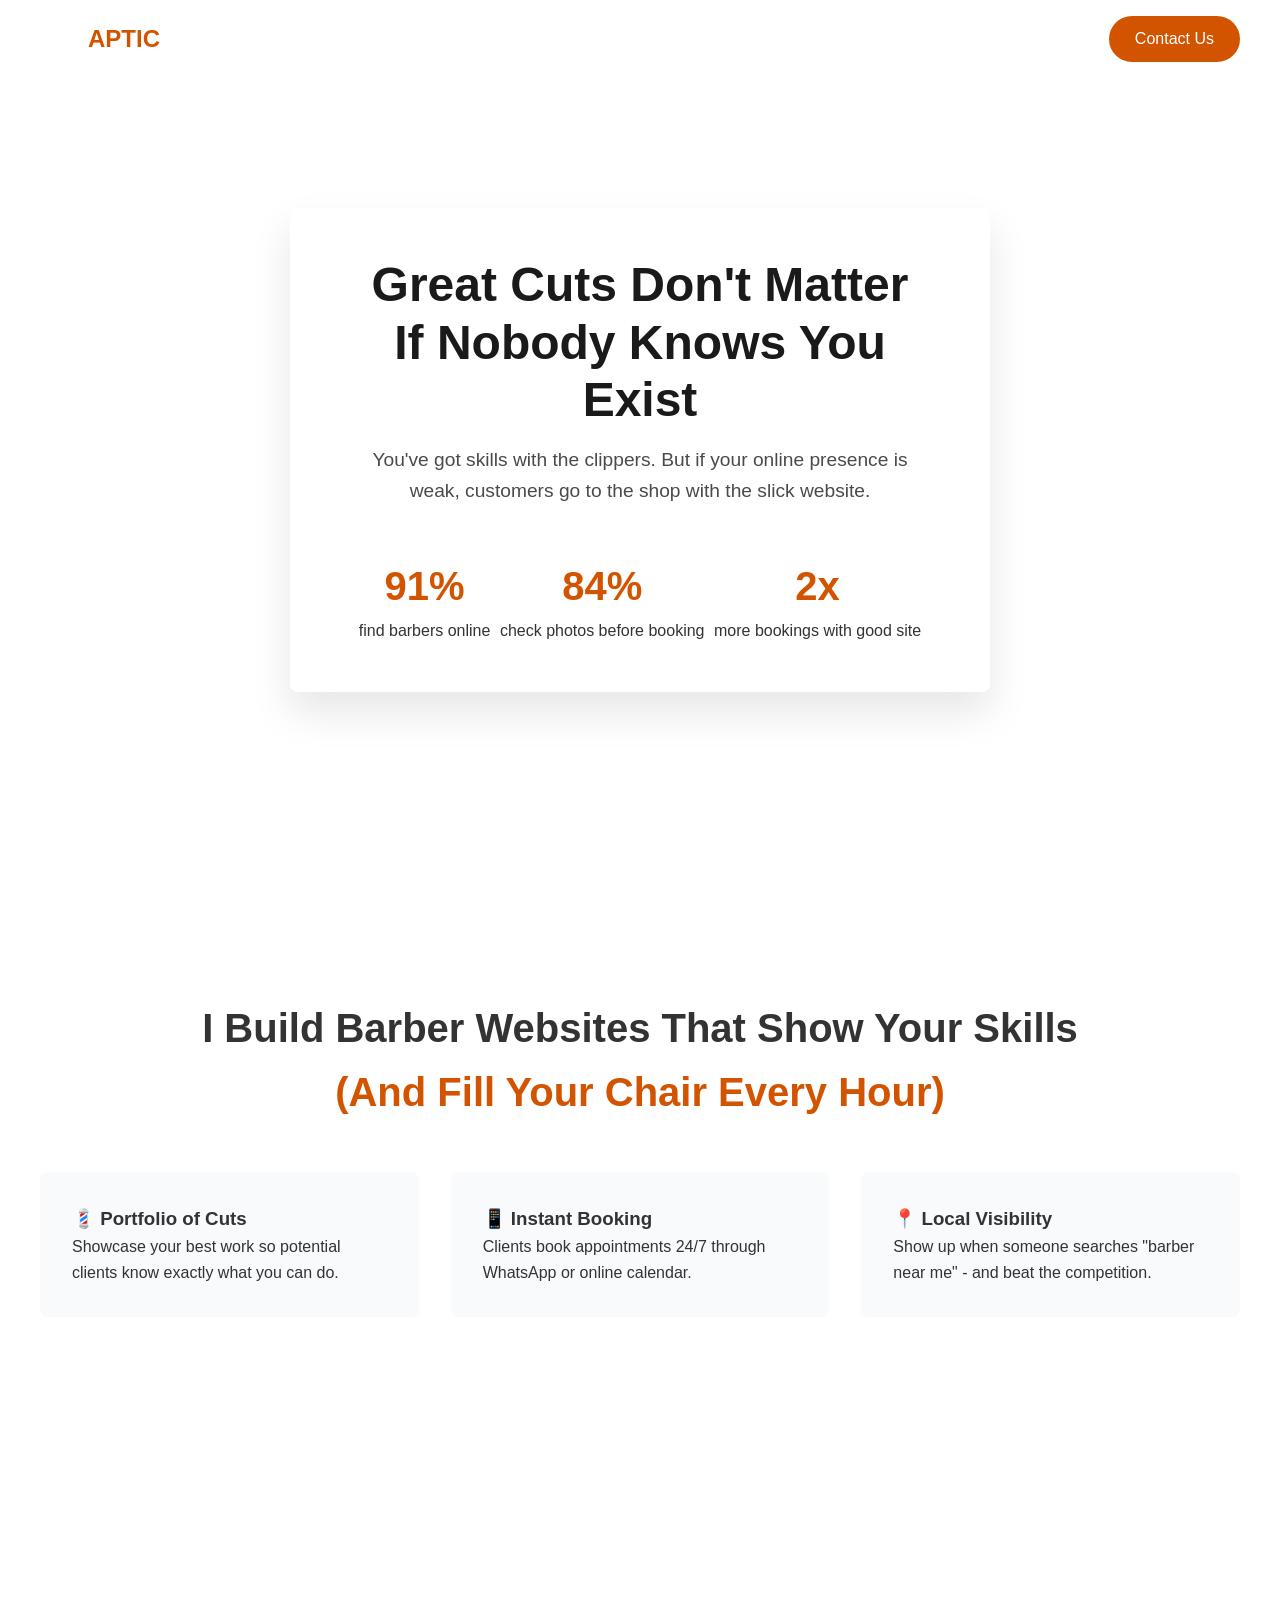
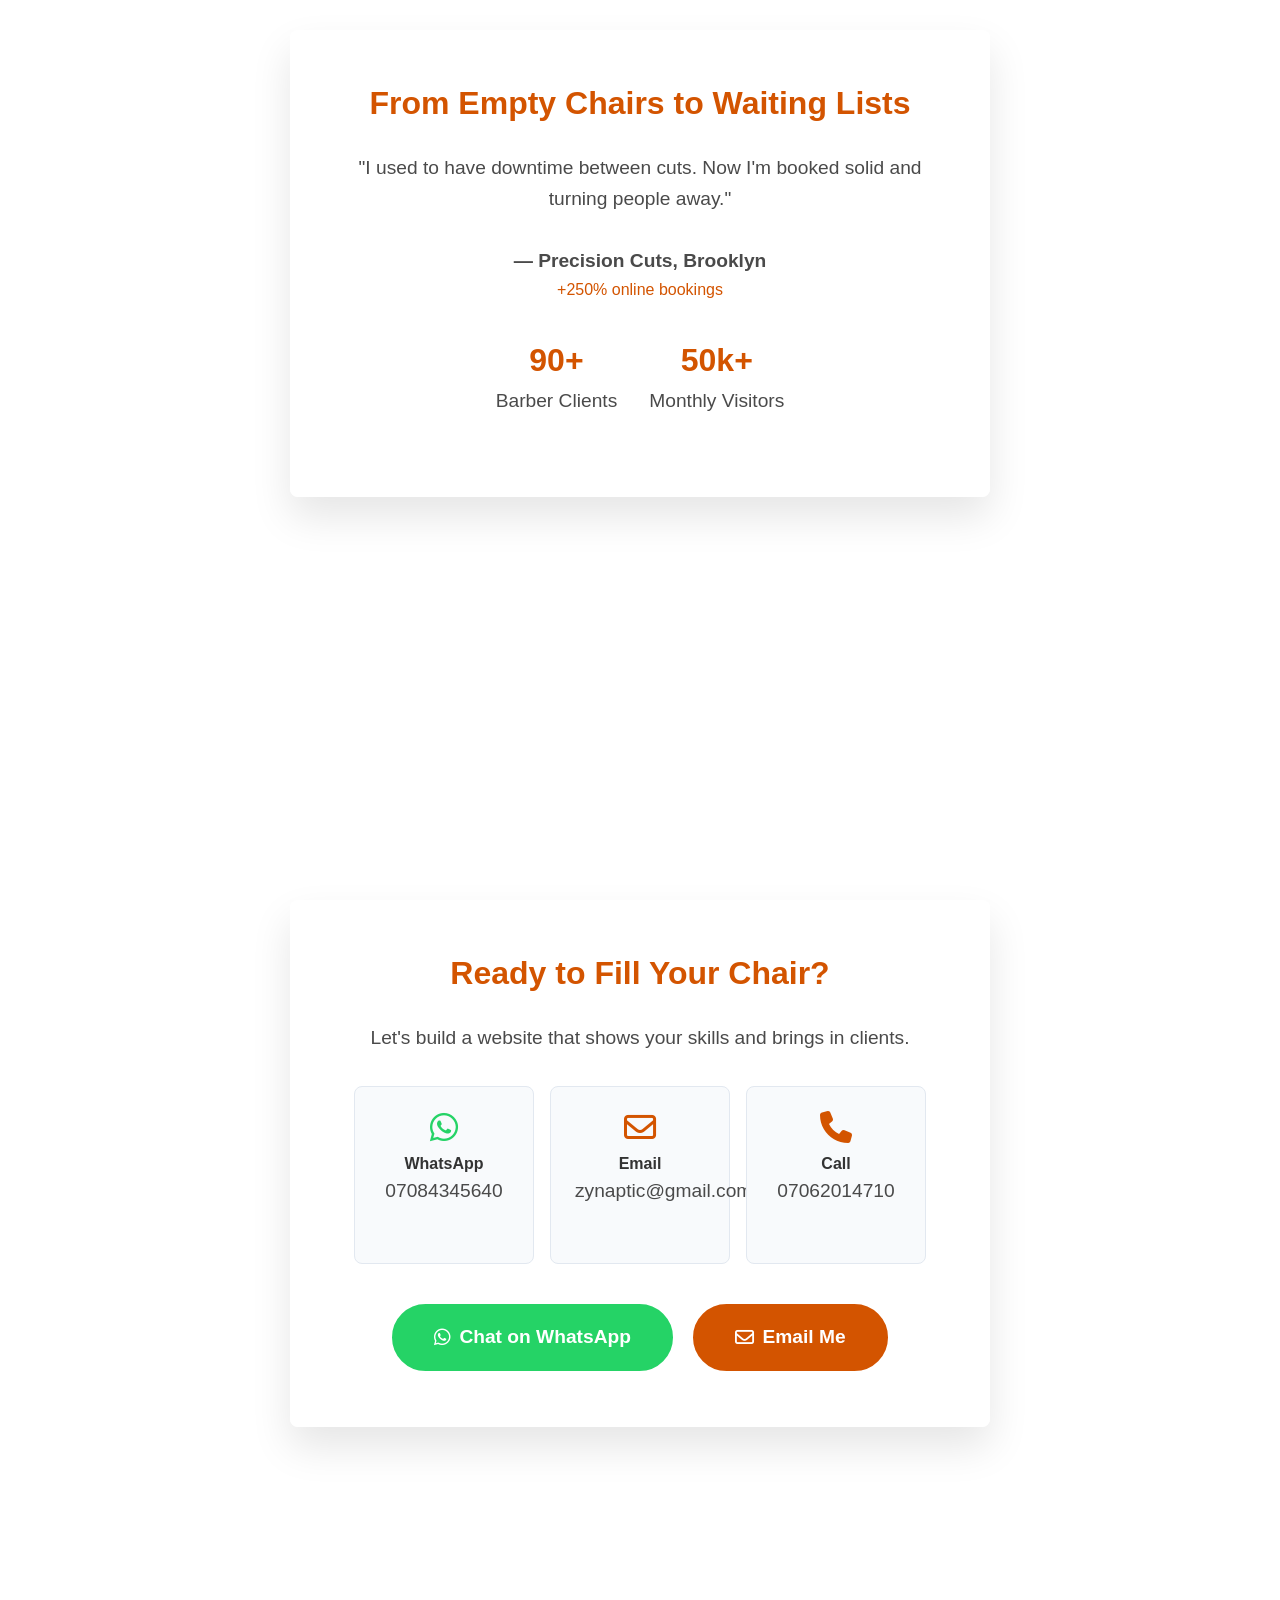
<file: demos/barber/index.html>
<!DOCTYPE html>
<html lang="en">

<head>
    <meta charset="UTF-8">
    <meta name="viewport" content="width=device-width, initial-scale=1.0">
    <title>Zynaptic Barbers | Websites That Fill Chairs</title>
    <link rel="stylesheet" href="https://cdnjs.cloudflare.com/ajax/libs/font-awesome/6.5.1/css/all.min.css">
    <style>
        * {
            margin: 0;
            padding: 0;
            box-sizing: border-box;
        }

        body {
            font-family: 'Inter', -apple-system, sans-serif;
            line-height: 1.6;
            color: #333;
        }

        .navbar {
            position: fixed;
            top: 0;
            left: 0;
            width: 100%;
            z-index: 1000;
            padding: 1rem 2rem;
            transition: all 0.3s ease;
            background: transparent;
        }

        .navbar.scrolled {
            background: rgba(255, 255, 255, 0.95);
            backdrop-filter: blur(10px);
            box-shadow: 0 2px 20px rgba(0, 0, 0, 0.1);
        }

        .nav-container {
            max-width: 1200px;
            margin: 0 auto;
            display: flex;
            justify-content: space-between;
            align-items: center;
        }

        .logo {
            font-size: 1.5rem;
            font-weight: 700;
            color: white;
            text-decoration: none;
        }

        .navbar.scrolled .logo {
            color: #1a1a1a;
        }

        .logo span {
            color: #d35400;
        }

        .nav-links {
            display: flex;
            gap: 2rem;
            align-items: center;
        }

        .nav-links a {
            color: white;
            text-decoration: none;
            font-weight: 500;
        }

        .navbar.scrolled .nav-links a {
            color: #333;
        }

        .nav-links a:hover {
            color: #d35400;
        }

        .nav-contact {
            background: #d35400;
            color: white !important;
            padding: 0.5rem 1.5rem;
            border-radius: 50px;
            border: 2px solid #d35400;
        }

        .nav-contact:hover {
            background: transparent;
            color: #d35400 !important;
        }

        .parallax {
            position: relative;
            background-attachment: fixed;
            background-position: center;
            background-repeat: no-repeat;
            background-size: cover;
            min-height: 100vh;
            display: flex;
            align-items: center;
            justify-content: center;
        }

        .parallax-1 {
            background-image: url('https://images.unsplash.com/photo-1503951914875-452162b0f3f1?ixlib=rb-1.2.1&auto=format&fit=crop&w=1950&q=80');
        }

        .parallax-2 {
            background-image: url('https://images.unsplash.com/photo-1599351431202-1e0f713789cf?ixlib=rb-1.2.1&auto=format&fit=crop&w=1950&q=80');
        }

        .parallax-3 {
            background-image: url('https://images.unsplash.com/photo-1585747860715-2ba37e788b70?ixlib=rb-1.2.1&auto=format&fit=crop&w=1950&q=80');
        }

        .content {
            background-color: rgba(255, 255, 255, 0.95);
            padding: 3rem 4rem;
            max-width: 700px;
            border-radius: 8px;
            box-shadow: 0 20px 40px rgba(0, 0, 0, 0.1);
            text-align: center;
            margin: 2rem;
        }

        .content h1 {
            font-size: 3rem;
            margin-bottom: 1rem;
            color: #1a1a1a;
            line-height: 1.2;
        }

        .content h2 {
            font-size: 2rem;
            margin-bottom: 1.5rem;
            color: #d35400;
        }

        .content p {
            font-size: 1.2rem;
            margin-bottom: 2rem;
            color: #4a4a4a;
        }

        .cta-button {
            display: inline-flex;
            align-items: center;
            gap: 0.5rem;
            background-color: #d35400;
            color: white;
            padding: 1rem 2.5rem;
            font-size: 1.2rem;
            font-weight: 600;
            text-decoration: none;
            border-radius: 50px;
            transition: all 0.3s ease;
            border: 2px solid #d35400;
            margin: 0.5rem;
        }

        .cta-button:hover {
            background-color: white;
            color: #d35400;
            transform: translateY(-2px);
            box-shadow: 0 10px 20px rgba(211, 84, 0, 0.2);
        }

        .cta-button.whatsapp {
            background-color: #25D366;
            border-color: #25D366;
        }

        .cta-button.whatsapp:hover {
            background-color: white;
            color: #25D366;
        }

        .contact-options {
            display: flex;
            flex-wrap: wrap;
            justify-content: center;
            gap: 1rem;
            margin: 2rem 0;
        }

        .contact-card {
            background: #f8fafc;
            padding: 1.5rem;
            border-radius: 8px;
            text-align: center;
            flex: 1;
            min-width: 150px;
            text-decoration: none;
            color: inherit;
            transition: all 0.3s ease;
            border: 1px solid #e2e8f0;
        }

        .contact-card:hover {
            transform: translateY(-5px);
            box-shadow: 0 10px 30px rgba(0, 0, 0, 0.1);
            border-color: #d35400;
        }

        .contact-card i {
            font-size: 2rem;
            color: #d35400;
            margin-bottom: 0.5rem;
        }

        .stats {
            display: flex;
            justify-content: space-around;
            margin-top: 3rem;
            flex-wrap: wrap;
        }

        .stat-number {
            font-size: 2.5rem;
            font-weight: 700;
            color: #d35400;
            display: block;
        }

        .section {
            padding: 6rem 2rem;
            background-color: white;
        }

        .section-container {
            max-width: 1200px;
            margin: 0 auto;
        }

        .benefits-grid {
            display: grid;
            grid-template-columns: repeat(auto-fit, minmax(300px, 1fr));
            gap: 2rem;
            margin-top: 3rem;
        }

        .benefit-card {
            padding: 2rem;
            background-color: #f8fafc;
            border-radius: 8px;
            transition: transform 0.3s ease;
        }

        .benefit-card:hover {
            transform: translateY(-5px);
            box-shadow: 0 10px 30px rgba(0, 0, 0, 0.1);
        }

        .fade-in {
            opacity: 0;
            transform: translateY(20px);
            transition: opacity 0.6s ease, transform 0.6s ease;
        }

        .fade-in.visible {
            opacity: 1;
            transform: translateY(0);
        }

        @media (max-width: 768px) {
            .navbar {
                padding: 1rem;
            }
            .nav-links {
                display: none;
            }
            .parallax {
                background-attachment: scroll;
            }
            .content {
                padding: 2rem;
            }
        }
    </style>
</head>

<body>
    <nav class="navbar" id="navbar">
        <div class="nav-container">
            <a href="#" class="logo">ZYN<span>APTIC</span></a>
            <div class="nav-links">
                <a href="#problem">Problem</a>
                <a href="#solution">Solution</a>
                <a href="#results">Results</a>
                <a href="#contact" class="nav-contact">Contact Us</a>
            </div>
        </div>
    </nav>

    <!-- SECTION 1: PROBLEM -->
    <div id="problem" class="parallax parallax-1">
        <div class="content fade-in">
            <h1>Great Cuts Don't Matter If Nobody Knows You Exist</h1>
            <p>You've got skills with the clippers. But if your online presence is weak, customers go to the shop with the slick website.</p>
            <div class="stats">
                <div class="stat-item">
                    <span class="stat-number">91%</span>
                    <span class="stat-label">find barbers online</span>
                </div>
                <div class="stat-item">
                    <span class="stat-number">84%</span>
                    <span class="stat-label">check photos before booking</span>
                </div>
                <div class="stat-item">
                    <span class="stat-number">2x</span>
                    <span class="stat-label">more bookings with good site</span>
                </div>
            </div>
        </div>
    </div>

    <!-- SECTION 2: SOLUTION -->
    <div id="solution" class="section">
        <div class="section-container">
            <h2 class="fade-in" style="font-size: 2.5rem; text-align: center; margin-bottom: 2rem;">I Build Barber Websites That Show Your Skills<br><span style="color: #d35400;">(And Fill Your Chair Every Hour)</span></h2>

            <div class="benefits-grid">
                <div class="benefit-card fade-in">
                    <h3>💈 Portfolio of Cuts</h3>
                    <p>Showcase your best work so potential clients know exactly what you can do.</p>
                </div>
                <div class="benefit-card fade-in">
                    <h3>📱 Instant Booking</h3>
                    <p>Clients book appointments 24/7 through WhatsApp or online calendar.</p>
                </div>
                <div class="benefit-card fade-in">
                    <h3>📍 Local Visibility</h3>
                    <p>Show up when someone searches "barber near me" - and beat the competition.</p>
                </div>
            </div>
        </div>
    </div>

    <!-- SECTION 3: SOCIAL PROOF -->
    <div id="results" class="parallax parallax-2">
        <div class="content fade-in">
            <h2>From Empty Chairs to Waiting Lists</h2>
            <p>"I used to have downtime between cuts. Now I'm booked solid and turning people away."</p>
            <p style="font-weight: 600; margin-bottom: 0;">— Precision Cuts, Brooklyn</p>
            <p style="color: #d35400; font-size: 1rem;">+250% online bookings</p>

            <div style="display: flex; justify-content: center; gap: 2rem; margin-top: 2rem;">
                <div>
                    <span style="font-size: 2rem; font-weight: 700; color: #d35400;">90+</span>
                    <p>Barber Clients</p>
                </div>
                <div>
                    <span style="font-size: 2rem; font-weight: 700; color: #d35400;">50k+</span>
                    <p>Monthly Visitors</p>
                </div>
            </div>
        </div>
    </div>

    <!-- SECTION 4: CONTACT -->
    <div id="contact" class="parallax parallax-3">
        <div class="content fade-in">
            <h2>Ready to Fill Your Chair?</h2>
            <p>Let's build a website that shows your skills and brings in clients.</p>
            
            <div class="contact-options">
                <a href="https://wa.me/2347084345640" class="contact-card" target="_blank">
                    <i class="fab fa-whatsapp" style="color: #25D366;"></i>
                    <h4>WhatsApp</h4>
                    <p>07084345640</p>
                </a>
                <a href="mailto:zynaptic@gmail.com" class="contact-card">
                    <i class="far fa-envelope"></i>
                    <h4>Email</h4>
                    <p>zynaptic@gmail.com</p>
                </a>
                <a href="tel:+2347062014710" class="contact-card">
                    <i class="fas fa-phone"></i>
                    <h4>Call</h4>
                    <p>07062014710</p>
                </a>
            </div>

            <div style="margin-top: 2rem;">
                <a href="https://wa.me/2347084345640" class="cta-button whatsapp" target="_blank">
                    <i class="fab fa-whatsapp"></i> Chat on WhatsApp
                </a>
                <a href="mailto:zynaptic@gmail.com" class="cta-button">
                    <i class="far fa-envelope"></i> Email Me
                </a>
            </div>
        </div>
    </div>

    <script>
        const navbar = document.getElementById('navbar');
        window.addEventListener('scroll', () => {
            navbar.classList.toggle('scrolled', window.scrollY > 100);
        });

        function checkFade() {
            document.querySelectorAll('.fade-in').forEach(fader => {
                const rect = fader.getBoundingClientRect();
                if (rect.top < window.innerHeight - 100 && rect.bottom > 0) {
                    fader.classList.add('visible');
                }
            });
        }

        window.addEventListener('load', checkFade);
        window.addEventListener('scroll', checkFade);
    </script>
</body>

</html>
</file>
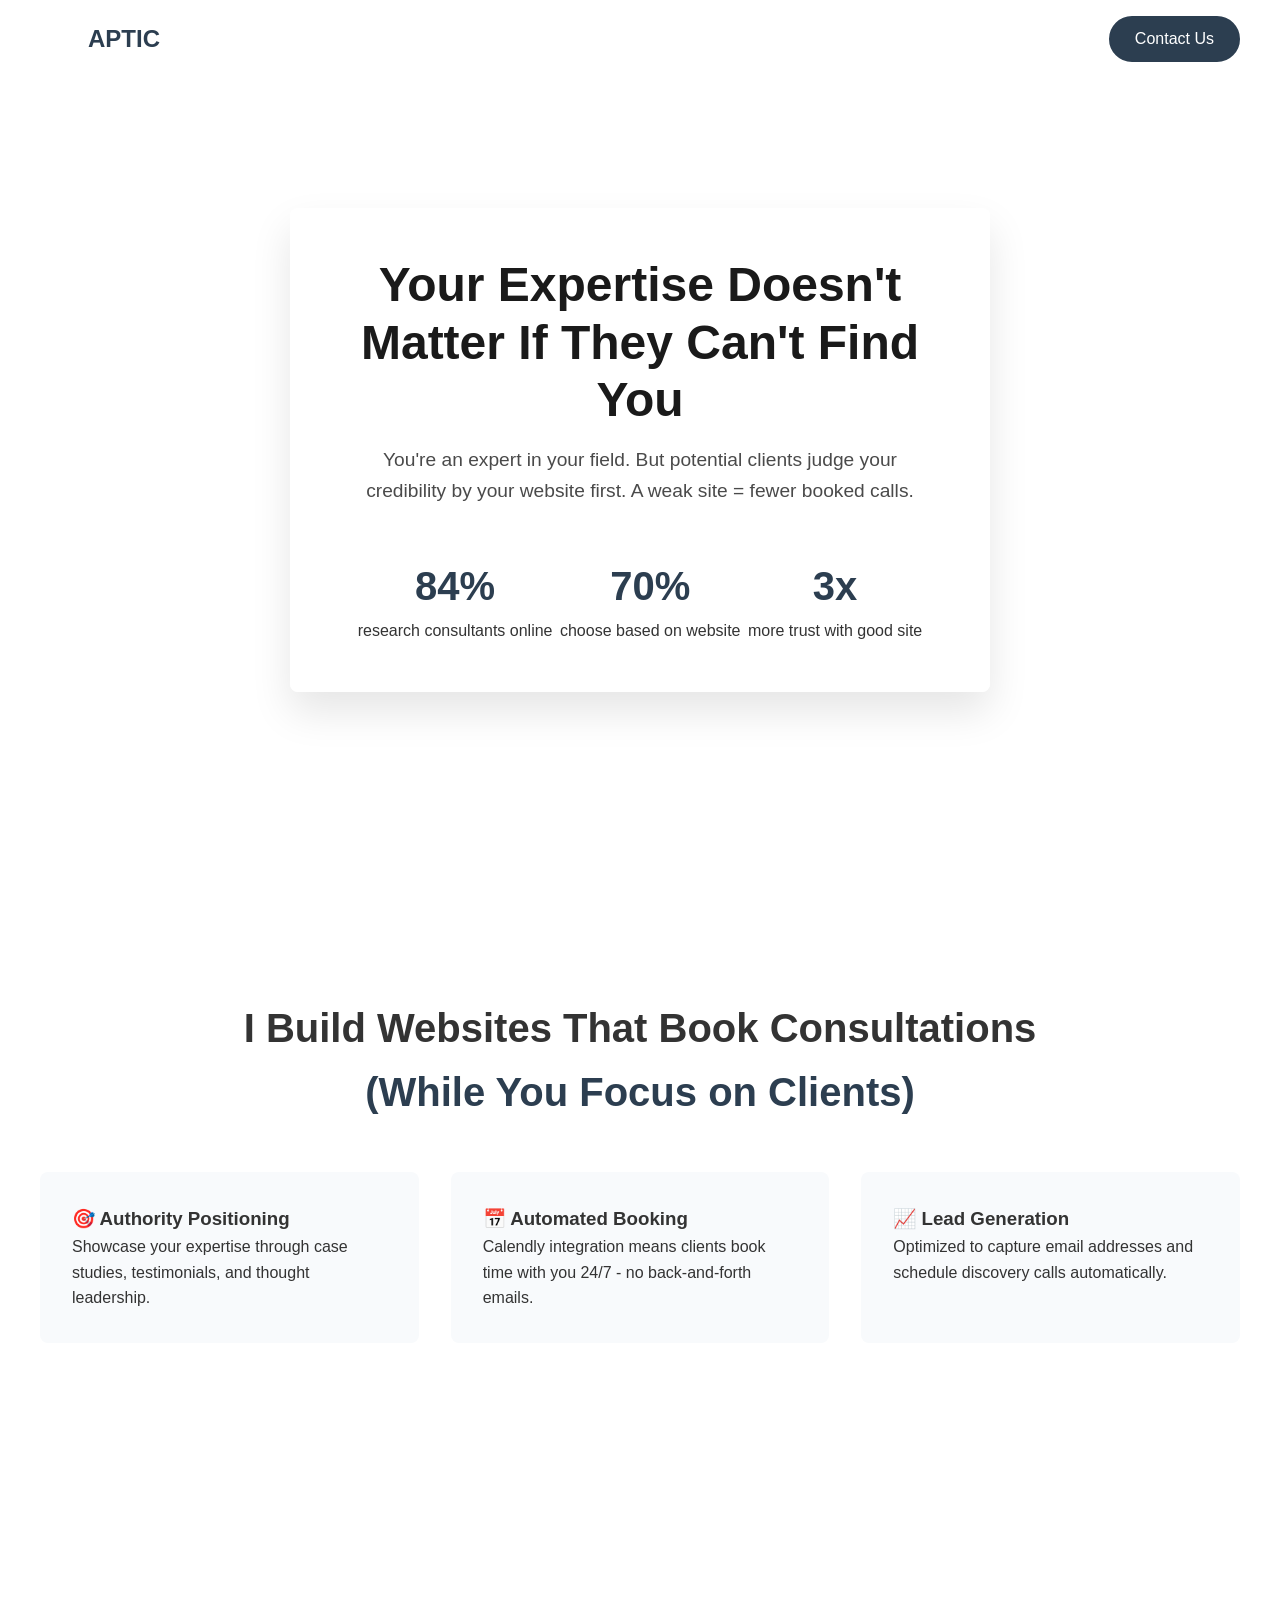
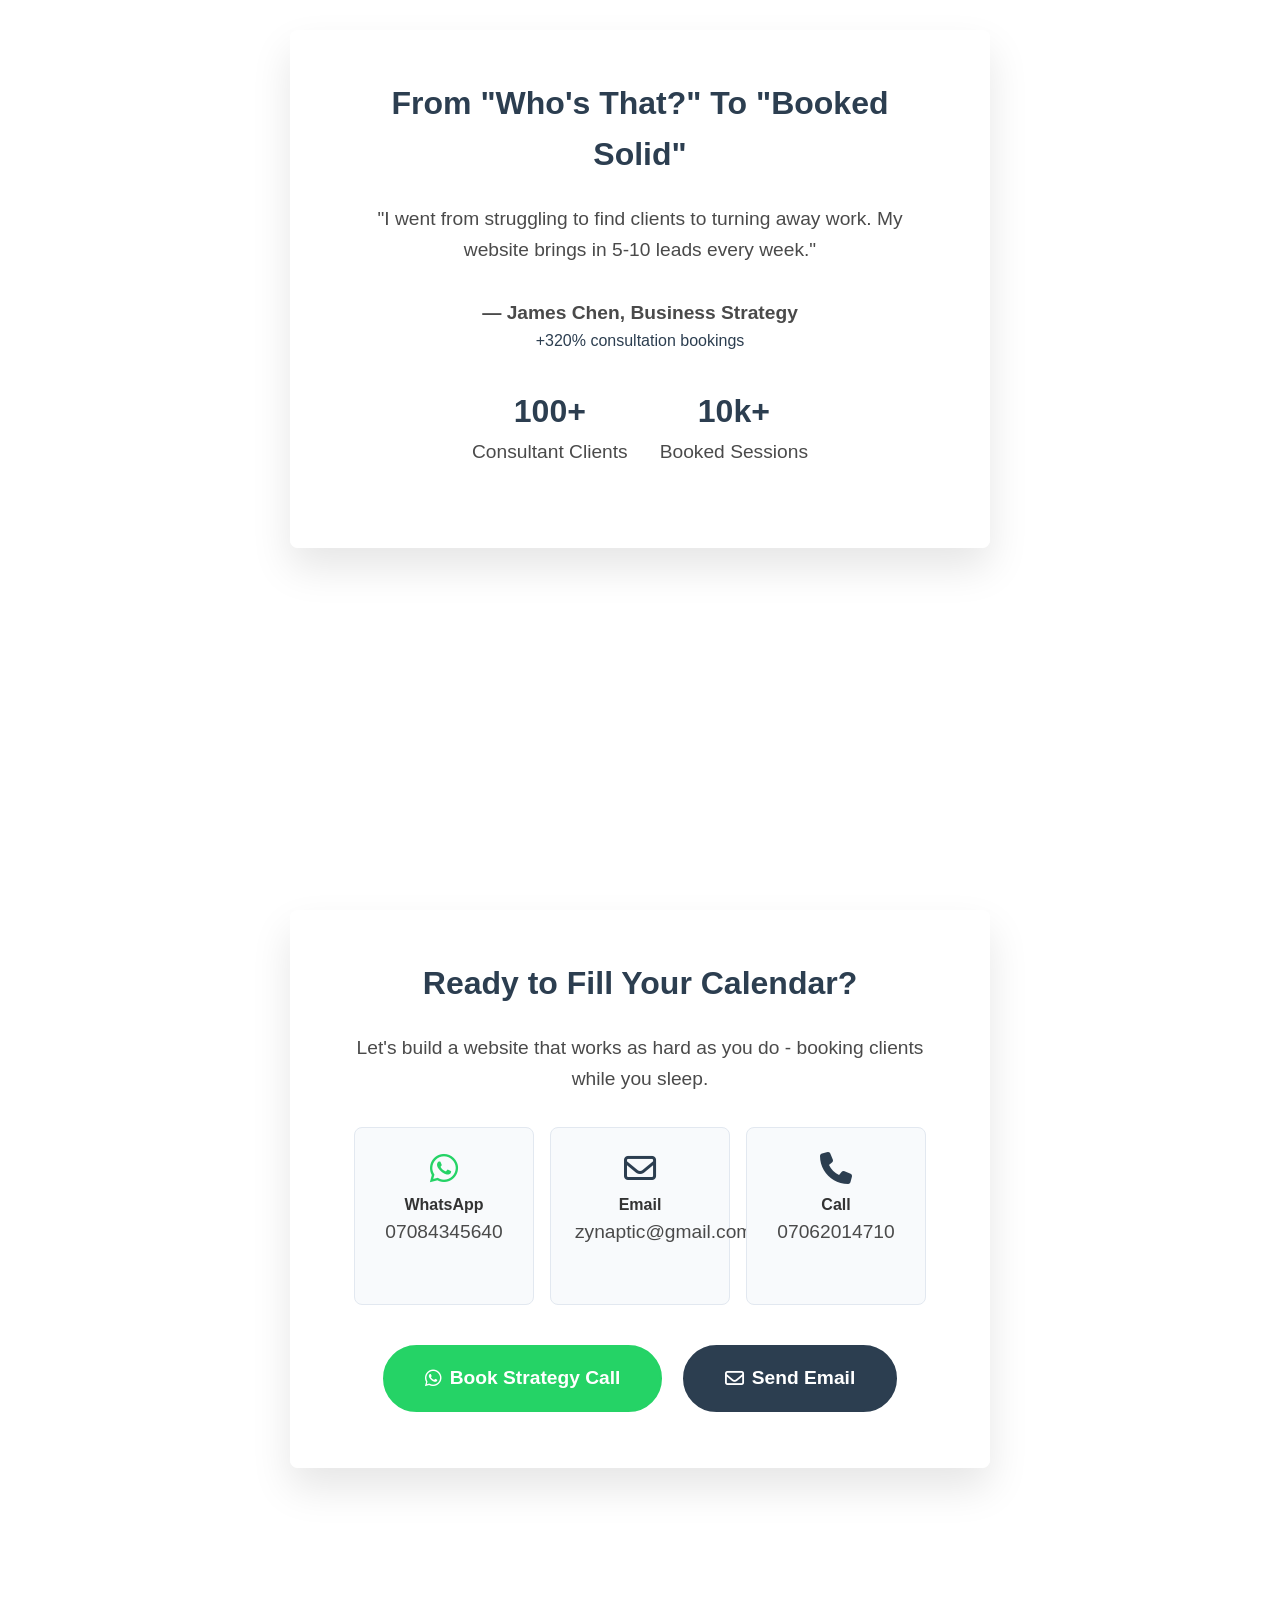
<file: demos/consultant/index.html>
<!DOCTYPE html>
<html lang="en">

<head>
    <meta charset="UTF-8">
    <meta name="viewport" content="width=device-width, initial-scale=1.0">
    <title>Zynaptic Consulting | Websites That Book Clients</title>
    <link rel="stylesheet" href="https://cdnjs.cloudflare.com/ajax/libs/font-awesome/6.5.1/css/all.min.css">
    <style>
        * {
            margin: 0;
            padding: 0;
            box-sizing: border-box;
        }

        body {
            font-family: 'Inter', -apple-system, sans-serif;
            line-height: 1.6;
            color: #333;
        }

        .navbar {
            position: fixed;
            top: 0;
            left: 0;
            width: 100%;
            z-index: 1000;
            padding: 1rem 2rem;
            transition: all 0.3s ease;
            background: transparent;
        }

        .navbar.scrolled {
            background: rgba(255, 255, 255, 0.95);
            backdrop-filter: blur(10px);
            box-shadow: 0 2px 20px rgba(0, 0, 0, 0.1);
        }

        .nav-container {
            max-width: 1200px;
            margin: 0 auto;
            display: flex;
            justify-content: space-between;
            align-items: center;
        }

        .logo {
            font-size: 1.5rem;
            font-weight: 700;
            color: white;
            text-decoration: none;
        }

        .navbar.scrolled .logo {
            color: #1a1a1a;
        }

        .logo span {
            color: #2c3e50;
        }

        .nav-links {
            display: flex;
            gap: 2rem;
            align-items: center;
        }

        .nav-links a {
            color: white;
            text-decoration: none;
            font-weight: 500;
        }

        .navbar.scrolled .nav-links a {
            color: #333;
        }

        .nav-links a:hover {
            color: #2c3e50;
        }

        .nav-contact {
            background: #2c3e50;
            color: white !important;
            padding: 0.5rem 1.5rem;
            border-radius: 50px;
            border: 2px solid #2c3e50;
        }

        .nav-contact:hover {
            background: transparent;
            color: #2c3e50 !important;
        }

        .parallax {
            position: relative;
            background-attachment: fixed;
            background-position: center;
            background-repeat: no-repeat;
            background-size: cover;
            min-height: 100vh;
            display: flex;
            align-items: center;
            justify-content: center;
        }

        .parallax-1 {
            background-image: url('https://images.unsplash.com/photo-1552664730-d307ca884978?ixlib=rb-1.2.1&auto=format&fit=crop&w=1950&q=80');
        }

        .parallax-2 {
            background-image: url('https://images.unsplash.com/photo-1543269865-cbf427effbad?ixlib=rb-1.2.1&auto=format&fit=crop&w=1950&q=80');
        }

        .parallax-3 {
            background-image: url('https://images.unsplash.com/photo-1557804506-669a67965ba0?ixlib=rb-1.2.1&auto=format&fit=crop&w=1950&q=80');
        }

        .content {
            background-color: rgba(255, 255, 255, 0.95);
            padding: 3rem 4rem;
            max-width: 700px;
            border-radius: 8px;
            box-shadow: 0 20px 40px rgba(0, 0, 0, 0.1);
            text-align: center;
            margin: 2rem;
        }

        .content h1 {
            font-size: 3rem;
            margin-bottom: 1rem;
            color: #1a1a1a;
            line-height: 1.2;
        }

        .content h2 {
            font-size: 2rem;
            margin-bottom: 1.5rem;
            color: #2c3e50;
        }

        .content p {
            font-size: 1.2rem;
            margin-bottom: 2rem;
            color: #4a4a4a;
        }

        .cta-button {
            display: inline-flex;
            align-items: center;
            gap: 0.5rem;
            background-color: #2c3e50;
            color: white;
            padding: 1rem 2.5rem;
            font-size: 1.2rem;
            font-weight: 600;
            text-decoration: none;
            border-radius: 50px;
            transition: all 0.3s ease;
            border: 2px solid #2c3e50;
            margin: 0.5rem;
        }

        .cta-button:hover {
            background-color: white;
            color: #2c3e50;
            transform: translateY(-2px);
            box-shadow: 0 10px 20px rgba(44, 62, 80, 0.2);
        }

        .cta-button.whatsapp {
            background-color: #25D366;
            border-color: #25D366;
        }

        .cta-button.whatsapp:hover {
            background-color: white;
            color: #25D366;
        }

        .contact-options {
            display: flex;
            flex-wrap: wrap;
            justify-content: center;
            gap: 1rem;
            margin: 2rem 0;
        }

        .contact-card {
            background: #f8fafc;
            padding: 1.5rem;
            border-radius: 8px;
            text-align: center;
            flex: 1;
            min-width: 150px;
            text-decoration: none;
            color: inherit;
            transition: all 0.3s ease;
            border: 1px solid #e2e8f0;
        }

        .contact-card:hover {
            transform: translateY(-5px);
            box-shadow: 0 10px 30px rgba(0, 0, 0, 0.1);
            border-color: #2c3e50;
        }

        .contact-card i {
            font-size: 2rem;
            color: #2c3e50;
            margin-bottom: 0.5rem;
        }

        .stats {
            display: flex;
            justify-content: space-around;
            margin-top: 3rem;
            flex-wrap: wrap;
        }

        .stat-number {
            font-size: 2.5rem;
            font-weight: 700;
            color: #2c3e50;
            display: block;
        }

        .section {
            padding: 6rem 2rem;
            background-color: white;
        }

        .section-container {
            max-width: 1200px;
            margin: 0 auto;
        }

        .benefits-grid {
            display: grid;
            grid-template-columns: repeat(auto-fit, minmax(300px, 1fr));
            gap: 2rem;
            margin-top: 3rem;
        }

        .benefit-card {
            padding: 2rem;
            background-color: #f8fafc;
            border-radius: 8px;
            transition: transform 0.3s ease;
        }

        .benefit-card:hover {
            transform: translateY(-5px);
            box-shadow: 0 10px 30px rgba(0, 0, 0, 0.1);
        }

        .fade-in {
            opacity: 0;
            transform: translateY(20px);
            transition: opacity 0.6s ease, transform 0.6s ease;
        }

        .fade-in.visible {
            opacity: 1;
            transform: translateY(0);
        }

        @media (max-width: 768px) {
            .navbar {
                padding: 1rem;
            }
            .nav-links {
                display: none;
            }
            .parallax {
                background-attachment: scroll;
            }
            .content {
                padding: 2rem;
            }
            .content h1 {
                font-size: 2rem;
            }
        }
    </style>
</head>

<body>
    <nav class="navbar" id="navbar">
        <div class="nav-container">
            <a href="#" class="logo">ZYN<span>APTIC</span></a>
            <div class="nav-links">
                <a href="#problem">Problem</a>
                <a href="#solution">Solution</a>
                <a href="#results">Results</a>
                <a href="#contact" class="nav-contact">Contact Us</a>
            </div>
        </div>
    </nav>

    <!-- SECTION 1: PROBLEM -->
    <div id="problem" class="parallax parallax-1">
        <div class="content fade-in">
            <h1>Your Expertise Doesn't Matter If They Can't Find You</h1>
            <p>You're an expert in your field. But potential clients judge your credibility by your website first. A weak site = fewer booked calls.</p>
            <div class="stats">
                <div class="stat-item">
                    <span class="stat-number">84%</span>
                    <span class="stat-label">research consultants online</span>
                </div>
                <div class="stat-item">
                    <span class="stat-number">70%</span>
                    <span class="stat-label">choose based on website</span>
                </div>
                <div class="stat-item">
                    <span class="stat-number">3x</span>
                    <span class="stat-label">more trust with good site</span>
                </div>
            </div>
        </div>
    </div>

    <!-- SECTION 2: SOLUTION -->
    <div id="solution" class="section">
        <div class="section-container">
            <h2 class="fade-in" style="font-size: 2.5rem; text-align: center; margin-bottom: 2rem;">I Build Websites That Book Consultations<br><span style="color: #2c3e50;">(While You Focus on Clients)</span></h2>

            <div class="benefits-grid">
                <div class="benefit-card fade-in">
                    <h3>🎯 Authority Positioning</h3>
                    <p>Showcase your expertise through case studies, testimonials, and thought leadership.</p>
                </div>
                <div class="benefit-card fade-in">
                    <h3>📅 Automated Booking</h3>
                    <p>Calendly integration means clients book time with you 24/7 - no back-and-forth emails.</p>
                </div>
                <div class="benefit-card fade-in">
                    <h3>📈 Lead Generation</h3>
                    <p>Optimized to capture email addresses and schedule discovery calls automatically.</p>
                </div>
            </div>
        </div>
    </div>

    <!-- SECTION 3: SOCIAL PROOF -->
    <div id="results" class="parallax parallax-2">
        <div class="content fade-in">
            <h2>From "Who's That?" To "Booked Solid"</h2>
            <p>"I went from struggling to find clients to turning away work. My website brings in 5-10 leads every week."</p>
            <p style="font-weight: 600; margin-bottom: 0;">— James Chen, Business Strategy</p>
            <p style="color: #2c3e50; font-size: 1rem;">+320% consultation bookings</p>

            <div style="display: flex; justify-content: center; gap: 2rem; margin-top: 2rem;">
                <div>
                    <span style="font-size: 2rem; font-weight: 700; color: #2c3e50;">100+</span>
                    <p>Consultant Clients</p>
                </div>
                <div>
                    <span style="font-size: 2rem; font-weight: 700; color: #2c3e50;">10k+</span>
                    <p>Booked Sessions</p>
                </div>
            </div>
        </div>
    </div>

    <!-- SECTION 4: CONTACT -->
    <div id="contact" class="parallax parallax-3">
        <div class="content fade-in">
            <h2>Ready to Fill Your Calendar?</h2>
            <p>Let's build a website that works as hard as you do - booking clients while you sleep.</p>
            
            <div class="contact-options">
                <a href="https://wa.me/2347084345640" class="contact-card" target="_blank">
                    <i class="fab fa-whatsapp" style="color: #25D366;"></i>
                    <h4>WhatsApp</h4>
                    <p>07084345640</p>
                </a>
                <a href="mailto:zynaptic@gmail.com" class="contact-card">
                    <i class="far fa-envelope"></i>
                    <h4>Email</h4>
                    <p>zynaptic@gmail.com</p>
                </a>
                <a href="tel:+2347062014710" class="contact-card">
                    <i class="fas fa-phone"></i>
                    <h4>Call</h4>
                    <p>07062014710</p>
                </a>
            </div>

            <div style="margin-top: 2rem;">
                <a href="https://wa.me/2347084345640" class="cta-button whatsapp" target="_blank">
                    <i class="fab fa-whatsapp"></i> Book Strategy Call
                </a>
                <a href="mailto:zynaptic@gmail.com" class="cta-button">
                    <i class="far fa-envelope"></i> Send Email
                </a>
            </div>
        </div>
    </div>

    <script>
        const navbar = document.getElementById('navbar');
        window.addEventListener('scroll', () => {
            navbar.classList.toggle('scrolled', window.scrollY > 100);
        });

        function checkFade() {
            document.querySelectorAll('.fade-in').forEach(fader => {
                const rect = fader.getBoundingClientRect();
                if (rect.top < window.innerHeight - 100 && rect.bottom > 0) {
                    fader.classList.add('visible');
                }
            });
        }

        window.addEventListener('load', checkFade);
        window.addEventListener('scroll', checkFade);
    </script>
</body>

</html>
</file>
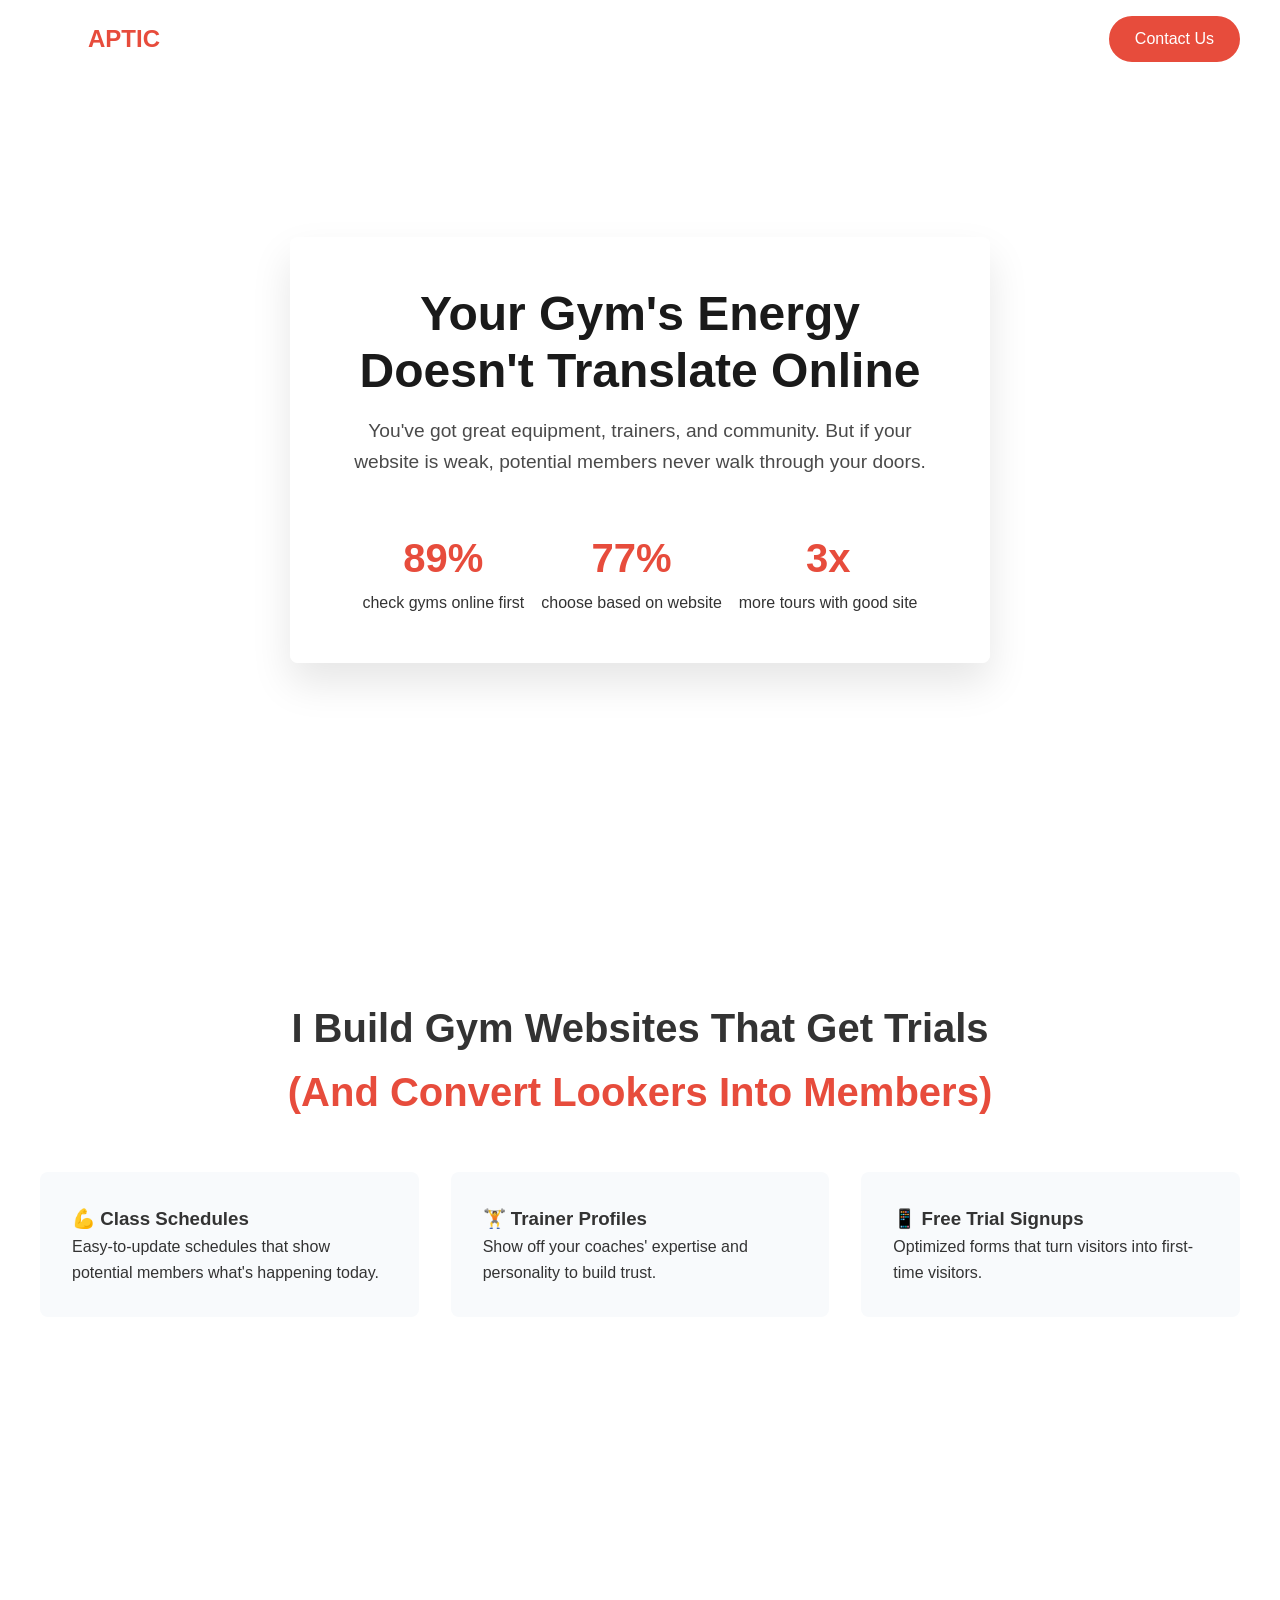
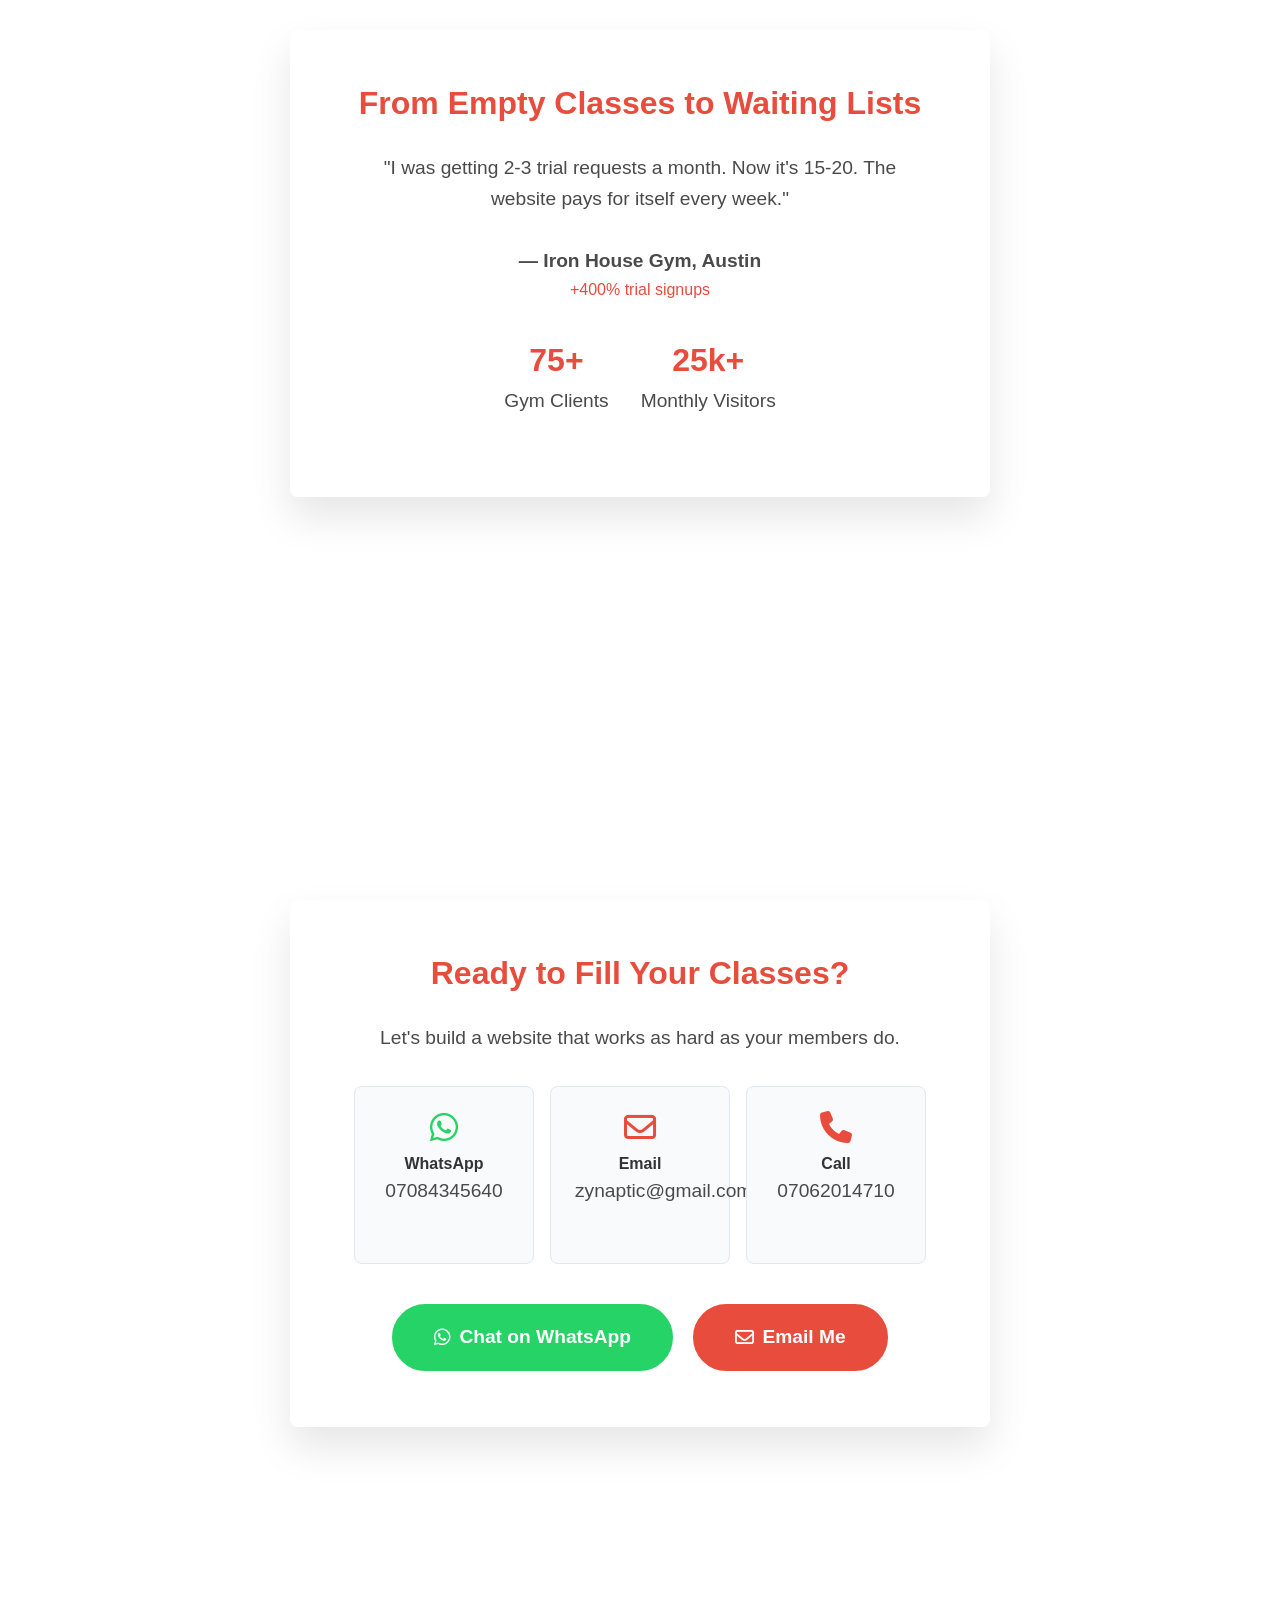
<file: demos/gym/index.html>
<!DOCTYPE html>
<html lang="en">

<head>
    <meta charset="UTF-8">
    <meta name="viewport" content="width=device-width, initial-scale=1.0">
    <title>Zynaptic Fitness | Websites That Get Members</title>
    <link rel="stylesheet" href="https://cdnjs.cloudflare.com/ajax/libs/font-awesome/6.5.1/css/all.min.css">
    <style>
        * {
            margin: 0;
            padding: 0;
            box-sizing: border-box;
        }

        body {
            font-family: 'Inter', -apple-system, sans-serif;
            line-height: 1.6;
            color: #333;
        }

        .navbar {
            position: fixed;
            top: 0;
            left: 0;
            width: 100%;
            z-index: 1000;
            padding: 1rem 2rem;
            transition: all 0.3s ease;
            background: transparent;
        }

        .navbar.scrolled {
            background: rgba(255, 255, 255, 0.95);
            backdrop-filter: blur(10px);
            box-shadow: 0 2px 20px rgba(0, 0, 0, 0.1);
        }

        .nav-container {
            max-width: 1200px;
            margin: 0 auto;
            display: flex;
            justify-content: space-between;
            align-items: center;
        }

        .logo {
            font-size: 1.5rem;
            font-weight: 700;
            color: white;
            text-decoration: none;
        }

        .navbar.scrolled .logo {
            color: #1a1a1a;
        }

        .logo span {
            color: #e74c3c;
        }

        .nav-links {
            display: flex;
            gap: 2rem;
            align-items: center;
        }

        .nav-links a {
            color: white;
            text-decoration: none;
            font-weight: 500;
        }

        .navbar.scrolled .nav-links a {
            color: #333;
        }

        .nav-links a:hover {
            color: #e74c3c;
        }

        .nav-contact {
            background: #e74c3c;
            color: white !important;
            padding: 0.5rem 1.5rem;
            border-radius: 50px;
            border: 2px solid #e74c3c;
        }

        .nav-contact:hover {
            background: transparent;
            color: #e74c3c !important;
        }

        .parallax {
            position: relative;
            background-attachment: fixed;
            background-position: center;
            background-repeat: no-repeat;
            background-size: cover;
            min-height: 100vh;
            display: flex;
            align-items: center;
            justify-content: center;
        }

        .parallax-1 {
            background-image: url('https://images.unsplash.com/photo-1534438327276-14e5300c3a48?ixlib=rb-1.2.1&auto=format&fit=crop&w=1950&q=80');
        }

        .parallax-2 {
            background-image: url('https://images.unsplash.com/photo-1571902943202-507ec2618e8f?ixlib=rb-1.2.1&auto=format&fit=crop&w=1950&q=80');
        }

        .parallax-3 {
            background-image: url('https://images.unsplash.com/photo-1554284126-aa88f22d8b74?ixlib=rb-1.2.1&auto=format&fit=crop&w=1950&q=80');
        }

        .content {
            background-color: rgba(255, 255, 255, 0.95);
            padding: 3rem 4rem;
            max-width: 700px;
            border-radius: 8px;
            box-shadow: 0 20px 40px rgba(0, 0, 0, 0.1);
            text-align: center;
            margin: 2rem;
        }

        .content h1 {
            font-size: 3rem;
            margin-bottom: 1rem;
            color: #1a1a1a;
            line-height: 1.2;
        }

        .content h2 {
            font-size: 2rem;
            margin-bottom: 1.5rem;
            color: #e74c3c;
        }

        .content p {
            font-size: 1.2rem;
            margin-bottom: 2rem;
            color: #4a4a4a;
        }

        .cta-button {
            display: inline-flex;
            align-items: center;
            gap: 0.5rem;
            background-color: #e74c3c;
            color: white;
            padding: 1rem 2.5rem;
            font-size: 1.2rem;
            font-weight: 600;
            text-decoration: none;
            border-radius: 50px;
            transition: all 0.3s ease;
            border: 2px solid #e74c3c;
            margin: 0.5rem;
        }

        .cta-button:hover {
            background-color: white;
            color: #e74c3c;
            transform: translateY(-2px);
            box-shadow: 0 10px 20px rgba(231, 76, 60, 0.2);
        }

        .cta-button.whatsapp {
            background-color: #25D366;
            border-color: #25D366;
        }

        .cta-button.whatsapp:hover {
            background-color: white;
            color: #25D366;
        }

        .contact-options {
            display: flex;
            flex-wrap: wrap;
            justify-content: center;
            gap: 1rem;
            margin: 2rem 0;
        }

        .contact-card {
            background: #f8fafc;
            padding: 1.5rem;
            border-radius: 8px;
            text-align: center;
            flex: 1;
            min-width: 150px;
            text-decoration: none;
            color: inherit;
            transition: all 0.3s ease;
            border: 1px solid #e2e8f0;
        }

        .contact-card:hover {
            transform: translateY(-5px);
            box-shadow: 0 10px 30px rgba(0, 0, 0, 0.1);
            border-color: #e74c3c;
        }

        .contact-card i {
            font-size: 2rem;
            color: #e74c3c;
            margin-bottom: 0.5rem;
        }

        .stats {
            display: flex;
            justify-content: space-around;
            margin-top: 3rem;
            flex-wrap: wrap;
        }

        .stat-number {
            font-size: 2.5rem;
            font-weight: 700;
            color: #e74c3c;
            display: block;
        }

        .section {
            padding: 6rem 2rem;
            background-color: white;
        }

        .section-container {
            max-width: 1200px;
            margin: 0 auto;
        }

        .benefits-grid {
            display: grid;
            grid-template-columns: repeat(auto-fit, minmax(300px, 1fr));
            gap: 2rem;
            margin-top: 3rem;
        }

        .benefit-card {
            padding: 2rem;
            background-color: #f8fafc;
            border-radius: 8px;
            transition: transform 0.3s ease;
        }

        .benefit-card:hover {
            transform: translateY(-5px);
            box-shadow: 0 10px 30px rgba(0, 0, 0, 0.1);
        }

        .fade-in {
            opacity: 0;
            transform: translateY(20px);
            transition: opacity 0.6s ease, transform 0.6s ease;
        }

        .fade-in.visible {
            opacity: 1;
            transform: translateY(0);
        }

        @media (max-width: 768px) {
            .navbar {
                padding: 1rem;
            }
            .nav-links {
                display: none;
            }
            .parallax {
                background-attachment: scroll;
            }
            .content {
                padding: 2rem;
            }
        }
    </style>
</head>

<body>
    <nav class="navbar" id="navbar">
        <div class="nav-container">
            <a href="#" class="logo">ZYN<span>APTIC</span></a>
            <div class="nav-links">
                <a href="#problem">Problem</a>
                <a href="#solution">Solution</a>
                <a href="#results">Results</a>
                <a href="#contact" class="nav-contact">Contact Us</a>
            </div>
        </div>
    </nav>

    <!-- SECTION 1: PROBLEM -->
    <div id="problem" class="parallax parallax-1">
        <div class="content fade-in">
            <h1>Your Gym's Energy Doesn't Translate Online</h1>
            <p>You've got great equipment, trainers, and community. But if your website is weak, potential members never walk through your doors.</p>
            <div class="stats">
                <div class="stat-item">
                    <span class="stat-number">89%</span>
                    <span class="stat-label">check gyms online first</span>
                </div>
                <div class="stat-item">
                    <span class="stat-number">77%</span>
                    <span class="stat-label">choose based on website</span>
                </div>
                <div class="stat-item">
                    <span class="stat-number">3x</span>
                    <span class="stat-label">more tours with good site</span>
                </div>
            </div>
        </div>
    </div>

    <!-- SECTION 2: SOLUTION -->
    <div id="solution" class="section">
        <div class="section-container">
            <h2 class="fade-in" style="font-size: 2.5rem; text-align: center; margin-bottom: 2rem;">I Build Gym Websites That Get Trials<br><span style="color: #e74c3c;">(And Convert Lookers Into Members)</span></h2>

            <div class="benefits-grid">
                <div class="benefit-card fade-in">
                    <h3>💪 Class Schedules</h3>
                    <p>Easy-to-update schedules that show potential members what's happening today.</p>
                </div>
                <div class="benefit-card fade-in">
                    <h3>🏋️ Trainer Profiles</h3>
                    <p>Show off your coaches' expertise and personality to build trust.</p>
                </div>
                <div class="benefit-card fade-in">
                    <h3>📱 Free Trial Signups</h3>
                    <p>Optimized forms that turn visitors into first-time visitors.</p>
                </div>
            </div>
        </div>
    </div>

    <!-- SECTION 3: SOCIAL PROOF -->
    <div id="results" class="parallax parallax-2">
        <div class="content fade-in">
            <h2>From Empty Classes to Waiting Lists</h2>
            <p>"I was getting 2-3 trial requests a month. Now it's 15-20. The website pays for itself every week."</p>
            <p style="font-weight: 600; margin-bottom: 0;">— Iron House Gym, Austin</p>
            <p style="color: #e74c3c; font-size: 1rem;">+400% trial signups</p>

            <div style="display: flex; justify-content: center; gap: 2rem; margin-top: 2rem;">
                <div>
                    <span style="font-size: 2rem; font-weight: 700; color: #e74c3c;">75+</span>
                    <p>Gym Clients</p>
                </div>
                <div>
                    <span style="font-size: 2rem; font-weight: 700; color: #e74c3c;">25k+</span>
                    <p>Monthly Visitors</p>
                </div>
            </div>
        </div>
    </div>

    <!-- SECTION 4: CONTACT -->
    <div id="contact" class="parallax parallax-3">
        <div class="content fade-in">
            <h2>Ready to Fill Your Classes?</h2>
            <p>Let's build a website that works as hard as your members do.</p>
            
            <div class="contact-options">
                <a href="https://wa.me/2347084345640" class="contact-card" target="_blank">
                    <i class="fab fa-whatsapp" style="color: #25D366;"></i>
                    <h4>WhatsApp</h4>
                    <p>07084345640</p>
                </a>
                <a href="mailto:zynaptic@gmail.com" class="contact-card">
                    <i class="far fa-envelope"></i>
                    <h4>Email</h4>
                    <p>zynaptic@gmail.com</p>
                </a>
                <a href="tel:+2347062014710" class="contact-card">
                    <i class="fas fa-phone"></i>
                    <h4>Call</h4>
                    <p>07062014710</p>
                </a>
            </div>

            <div style="margin-top: 2rem;">
                <a href="https://wa.me/2347084345640" class="cta-button whatsapp" target="_blank">
                    <i class="fab fa-whatsapp"></i> Chat on WhatsApp
                </a>
                <a href="mailto:zynaptic@gmail.com" class="cta-button">
                    <i class="far fa-envelope"></i> Email Me
                </a>
            </div>
        </div>
    </div>

    <script>
        const navbar = document.getElementById('navbar');
        window.addEventListener('scroll', () => {
            navbar.classList.toggle('scrolled', window.scrollY > 100);
        });

        function checkFade() {
            document.querySelectorAll('.fade-in').forEach(fader => {
                const rect = fader.getBoundingClientRect();
                if (rect.top < window.innerHeight - 100 && rect.bottom > 0) {
                    fader.classList.add('visible');
                }
            });
        }

        window.addEventListener('load', checkFade);
        window.addEventListener('scroll', checkFade);
    </script>
</body>

</html>
</file>
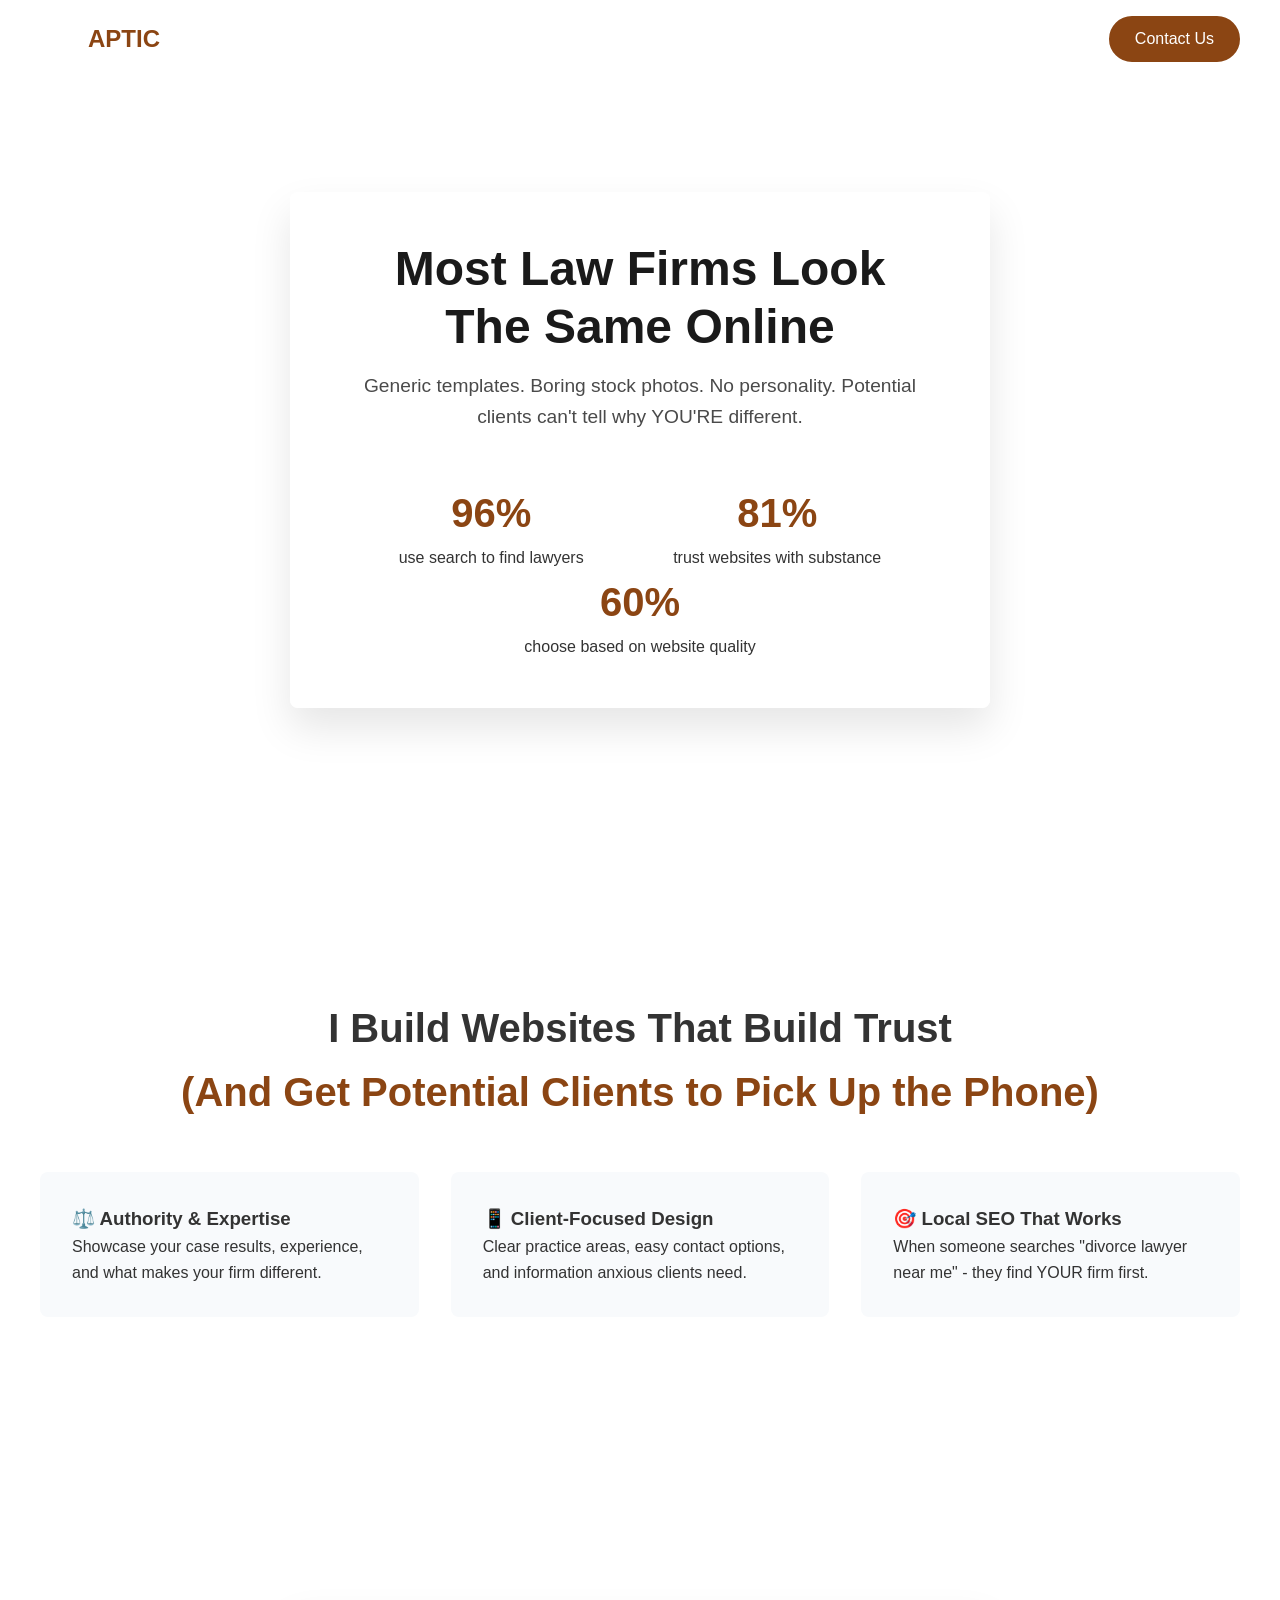
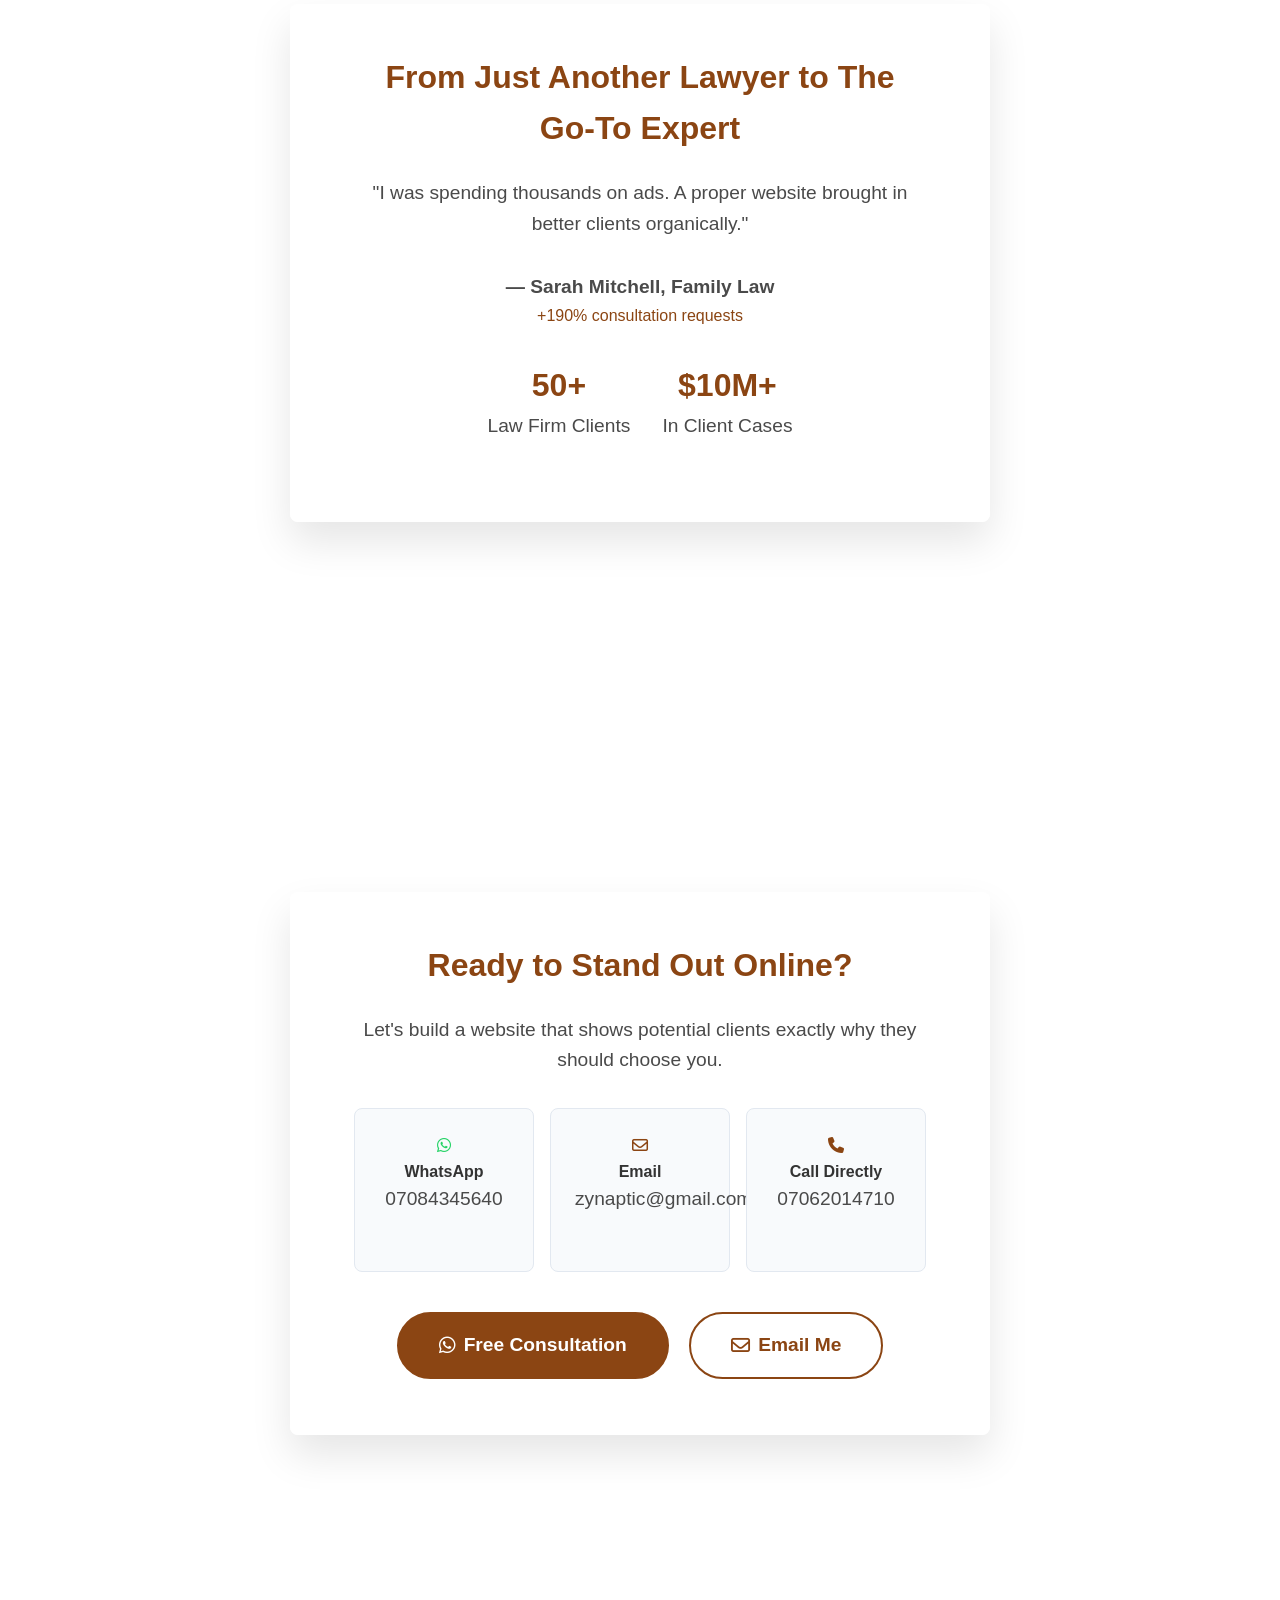
<file: demos/law-firm/index.html>
<!DOCTYPE html>
<html lang="en">

<head>
    <meta charset="UTF-8">
    <meta name="viewport" content="width=device-width, initial-scale=1.0">
    <title>Zynaptic Law | Websites That Win Clients</title>
    <link rel="stylesheet" href="https://cdnjs.cloudflare.com/ajax/libs/font-awesome/6.5.1/css/all.min.css">
    <style>
        * {
            margin: 0;
            padding: 0;
            box-sizing: border-box;
        }

        body {
            font-family: 'Inter', -apple-system, sans-serif;
            line-height: 1.6;
            color: #333;
        }

        .navbar {
            position: fixed;
            top: 0;
            left: 0;
            width: 100%;
            z-index: 1000;
            padding: 1rem 2rem;
            transition: all 0.3s ease;
            background: transparent;
        }

        .navbar.scrolled {
            background: rgba(255, 255, 255, 0.95);
            backdrop-filter: blur(10px);
            box-shadow: 0 2px 20px rgba(0, 0, 0, 0.1);
            padding: 0.8rem 2rem;
        }

        .nav-container {
            max-width: 1200px;
            margin: 0 auto;
            display: flex;
            justify-content: space-between;
            align-items: center;
        }

        .logo {
            font-size: 1.5rem;
            font-weight: 700;
            color: white;
            text-decoration: none;
        }

        .navbar.scrolled .logo {
            color: #1a1a1a;
        }

        .logo span {
            color: #8B4513;
        }

        .nav-links {
            display: flex;
            gap: 2rem;
            align-items: center;
        }

        .nav-links a {
            color: white;
            text-decoration: none;
            font-weight: 500;
            transition: color 0.3s;
        }

        .navbar.scrolled .nav-links a {
            color: #333;
        }

        .nav-links a:hover {
            color: #8B4513;
        }

        .nav-contact {
            background: #8B4513;
            color: white !important;
            padding: 0.5rem 1.5rem;
            border-radius: 50px;
            border: 2px solid #8B4513;
        }

        .nav-contact:hover {
            background: transparent;
            color: #8B4513 !important;
        }

        .parallax {
            position: relative;
            background-attachment: fixed;
            background-position: center;
            background-repeat: no-repeat;
            background-size: cover;
            min-height: 100vh;
            display: flex;
            align-items: center;
            justify-content: center;
        }

        .parallax-1 {
            background-image: url('https://images.unsplash.com/photo-1589829545856-d10d557cf95f?ixlib=rb-1.2.1&auto=format&fit=crop&w=1950&q=80');
        }

        .parallax-2 {
            background-image: url('https://images.unsplash.com/photo-1517649763962-0c623066013b?ixlib=rb-1.2.1&auto=format&fit=crop&w=1950&q=80');
        }

        .parallax-3 {
            background-image: url('https://images.unsplash.com/photo-1589391886645-d51941baf7fb?ixlib=rb-1.2.1&auto=format&fit=crop&w=1950&q=80');
        }

        .content {
            background-color: rgba(255, 255, 255, 0.95);
            padding: 3rem 4rem;
            max-width: 700px;
            border-radius: 8px;
            box-shadow: 0 20px 40px rgba(0, 0, 0, 0.1);
            text-align: center;
            margin: 2rem;
        }

        .content h1 {
            font-size: 3rem;
            margin-bottom: 1rem;
            color: #1a1a1a;
            line-height: 1.2;
        }

        .content h2 {
            font-size: 2rem;
            margin-bottom: 1.5rem;
            color: #8B4513;
        }

        .content p {
            font-size: 1.2rem;
            margin-bottom: 2rem;
            color: #4a4a4a;
        }

        .cta-button {
            display: inline-flex;
            align-items: center;
            gap: 0.5rem;
            background-color: #8B4513;
            color: white;
            padding: 1rem 2.5rem;
            font-size: 1.2rem;
            font-weight: 600;
            text-decoration: none;
            border-radius: 50px;
            transition: all 0.3s ease;
            border: 2px solid #8B4513;
            margin: 0.5rem;
        }

        .cta-button:hover {
            background-color: white;
            color: #8B4513;
            transform: translateY(-2px);
            box-shadow: 0 10px 20px rgba(139, 69, 19, 0.2);
        }

        .contact-options {
            display: flex;
            flex-wrap: wrap;
            justify-content: center;
            gap: 1rem;
            margin: 2rem 0;
        }

        .contact-card {
            background: #f8fafc;
            padding: 1.5rem;
            border-radius: 8px;
            text-align: center;
            flex: 1;
            min-width: 150px;
            text-decoration: none;
            color: inherit;
            transition: all 0.3s ease;
            border: 1px solid #e2e8f0;
        }

        .contact-card:hover {
            transform: translateY(-5px);
            box-shadow: 0 10px 30px rgba(0, 0, 0, 0.1);
            border-color: #8B4513;
        }

        .stats {
            display: flex;
            justify-content: space-around;
            margin-top: 3rem;
            flex-wrap: wrap;
        }

        .stat-number {
            font-size: 2.5rem;
            font-weight: 700;
            color: #8B4513;
            display: block;
        }

        .section {
            padding: 6rem 2rem;
            background-color: white;
        }

        .section-container {
            max-width: 1200px;
            margin: 0 auto;
        }

        .benefits-grid {
            display: grid;
            grid-template-columns: repeat(auto-fit, minmax(300px, 1fr));
            gap: 2rem;
            margin-top: 3rem;
        }

        .benefit-card {
            padding: 2rem;
            background-color: #f8fafc;
            border-radius: 8px;
            transition: transform 0.3s ease;
        }

        .benefit-card:hover {
            transform: translateY(-5px);
            box-shadow: 0 10px 30px rgba(0, 0, 0, 0.1);
        }

        .fade-in {
            opacity: 0;
            transform: translateY(20px);
            transition: opacity 0.6s ease, transform 0.6s ease;
        }

        .fade-in.visible {
            opacity: 1;
            transform: translateY(0);
        }

        @media (max-width: 768px) {
            .navbar {
                padding: 1rem;
            }
            .nav-links {
                display: none;
            }
            .parallax {
                background-attachment: scroll;
            }
            .content {
                padding: 2rem;
            }
        }
    </style>
</head>

<body>
    <nav class="navbar" id="navbar">
        <div class="nav-container">
            <a href="#" class="logo">ZYN<span>APTIC</span></a>
            <div class="nav-links">
                <a href="#problem">Problem</a>
                <a href="#solution">Solution</a>
                <a href="#results">Results</a>
                <a href="#contact" class="nav-contact">Contact Us</a>
            </div>
        </div>
    </nav>

    <!-- SECTION 1: PROBLEM -->
    <div id="problem" class="parallax parallax-1">
        <div class="content fade-in">
            <h1>Most Law Firms Look The Same Online</h1>
            <p>Generic templates. Boring stock photos. No personality. Potential clients can't tell why YOU'RE different.</p>
            <div class="stats">
                <div class="stat-item">
                    <span class="stat-number">96%</span>
                    <span class="stat-label">use search to find lawyers</span>
                </div>
                <div class="stat-item">
                    <span class="stat-number">81%</span>
                    <span class="stat-label">trust websites with substance</span>
                </div>
                <div class="stat-item">
                    <span class="stat-number">60%</span>
                    <span class="stat-label">choose based on website quality</span>
                </div>
            </div>
        </div>
    </div>

    <!-- SECTION 2: SOLUTION -->
    <div id="solution" class="section">
        <div class="section-container">
            <h2 class="fade-in" style="font-size: 2.5rem; text-align: center; margin-bottom: 2rem;">I Build Websites That Build Trust<br><span style="color: #8B4513;">(And Get Potential Clients to Pick Up the Phone)</span></h2>

            <div class="benefits-grid">
                <div class="benefit-card fade-in">
                    <h3>⚖️ Authority & Expertise</h3>
                    <p>Showcase your case results, experience, and what makes your firm different.</p>
                </div>
                <div class="benefit-card fade-in">
                    <h3>📱 Client-Focused Design</h3>
                    <p>Clear practice areas, easy contact options, and information anxious clients need.</p>
                </div>
                <div class="benefit-card fade-in">
                    <h3>🎯 Local SEO That Works</h3>
                    <p>When someone searches "divorce lawyer near me" - they find YOUR firm first.</p>
                </div>
            </div>
        </div>
    </div>

    <!-- SECTION 3: SOCIAL PROOF -->
    <div id="results" class="parallax parallax-2">
        <div class="content fade-in">
            <h2>From Just Another Lawyer to The Go-To Expert</h2>
            <p>"I was spending thousands on ads. A proper website brought in better clients organically."</p>
            <p style="font-weight: 600; margin-bottom: 0;">— Sarah Mitchell, Family Law</p>
            <p style="color: #8B4513; font-size: 1rem;">+190% consultation requests</p>

            <div style="display: flex; justify-content: center; gap: 2rem; margin-top: 2rem;">
                <div>
                    <span style="font-size: 2rem; font-weight: 700; color: #8B4513;">50+</span>
                    <p>Law Firm Clients</p>
                </div>
                <div>
                    <span style="font-size: 2rem; font-weight: 700; color: #8B4513;">$10M+</span>
                    <p>In Client Cases</p>
                </div>
            </div>
        </div>
    </div>

    <!-- SECTION 4: CONTACT -->
    <div id="contact" class="parallax parallax-3">
        <div class="content fade-in">
            <h2>Ready to Stand Out Online?</h2>
            <p>Let's build a website that shows potential clients exactly why they should choose you.</p>
            
            <div class="contact-options">
                <a href="https://wa.me/2347084345640" class="contact-card" target="_blank">
                    <i class="fab fa-whatsapp" style="color: #25D366;"></i>
                    <h4>WhatsApp</h4>
                    <p>07084345640</p>
                </a>
                <a href="mailto:zynaptic@gmail.com" class="contact-card">
                    <i class="far fa-envelope" style="color: #8B4513;"></i>
                    <h4>Email</h4>
                    <p>zynaptic@gmail.com</p>
                </a>
                <a href="tel:+2347062014710" class="contact-card">
                    <i class="fas fa-phone" style="color: #8B4513;"></i>
                    <h4>Call Directly</h4>
                    <p>07062014710</p>
                </a>
            </div>

            <div style="margin-top: 2rem;">
                <a href="https://wa.me/2347084345640" class="cta-button" target="_blank">
                    <i class="fab fa-whatsapp"></i> Free Consultation
                </a>
                <a href="mailto:zynaptic@gmail.com" class="cta-button" style="background: transparent; color: #8B4513;">
                    <i class="far fa-envelope"></i> Email Me
                </a>
            </div>
        </div>
    </div>

    <script>
        const navbar = document.getElementById('navbar');
        window.addEventListener('scroll', () => {
            navbar.classList.toggle('scrolled', window.scrollY > 100);
        });

        function checkFade() {
            document.querySelectorAll('.fade-in').forEach(fader => {
                const rect = fader.getBoundingClientRect();
                if (rect.top < window.innerHeight - 100 && rect.bottom > 0) {
                    fader.classList.add('visible');
                }
            });
        }

        window.addEventListener('load', checkFade);
        window.addEventListener('scroll', checkFade);
    </script>
</body>

</html>
</file>
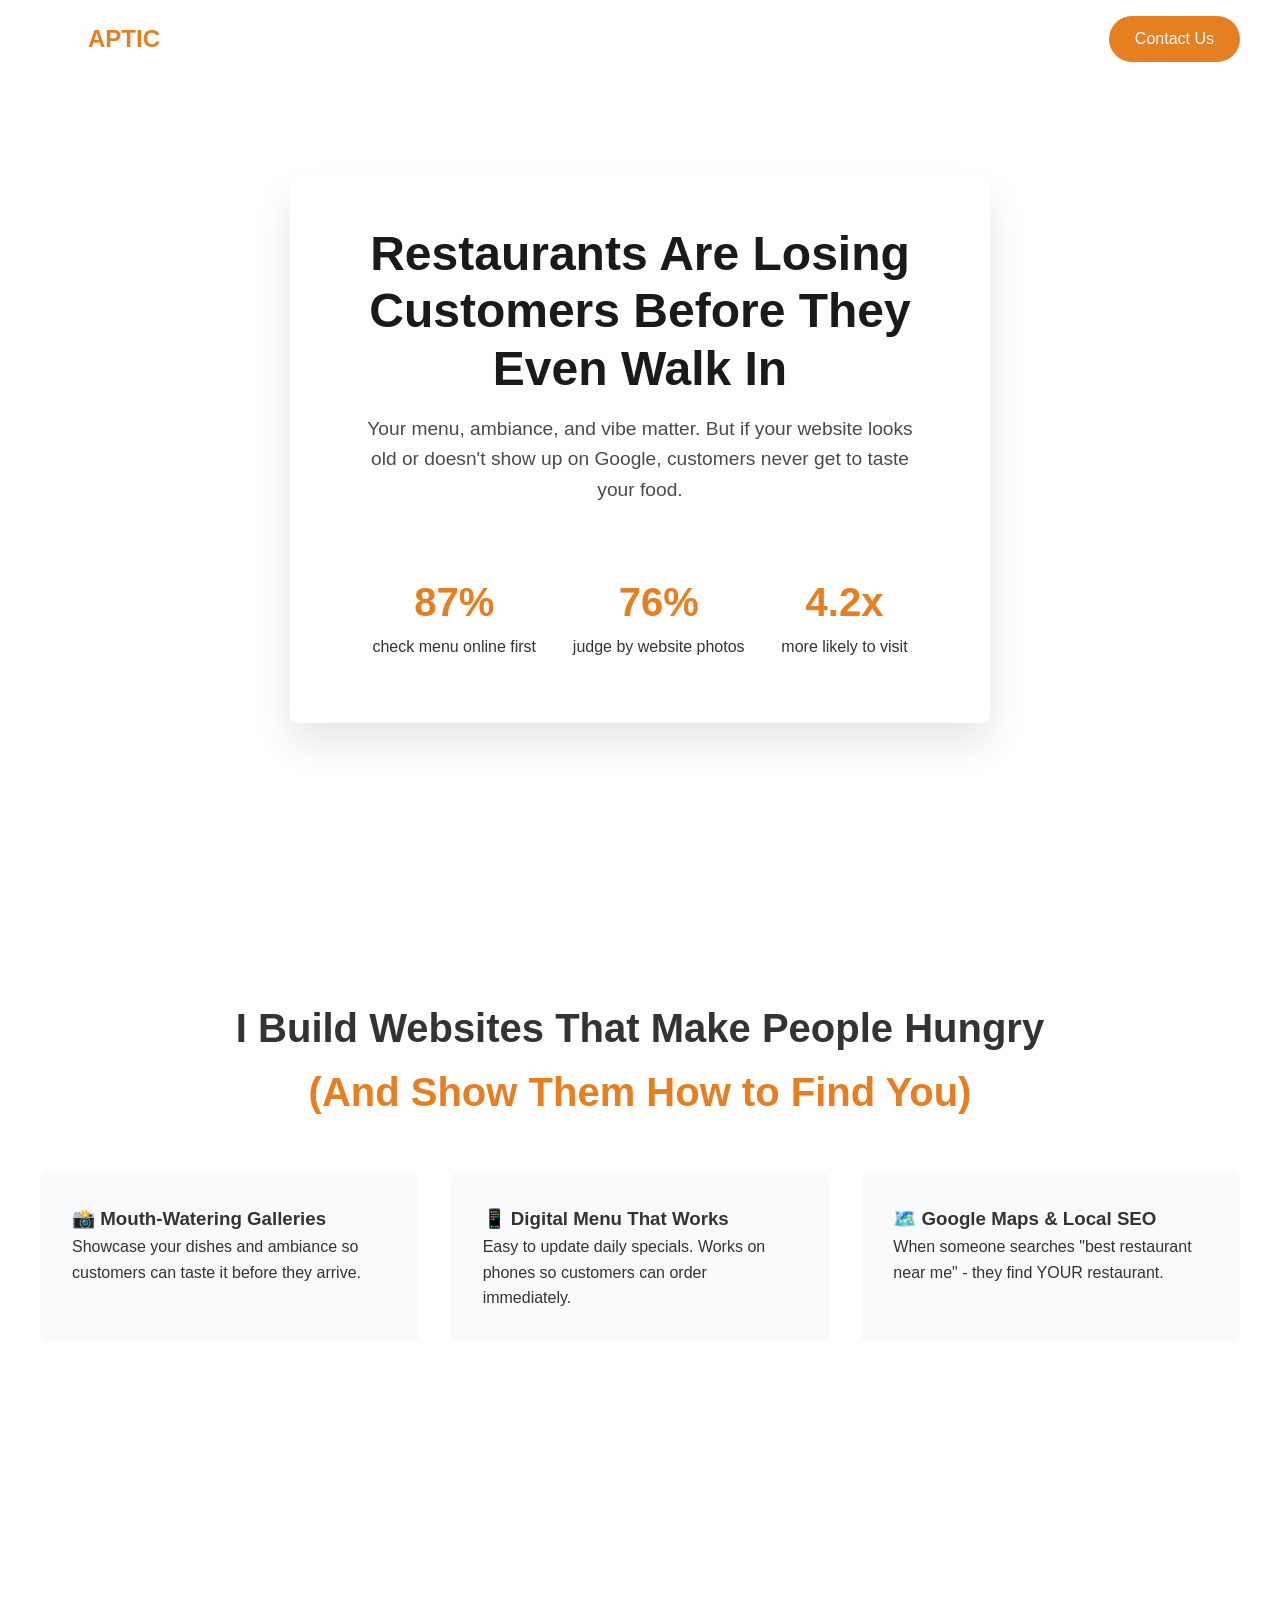
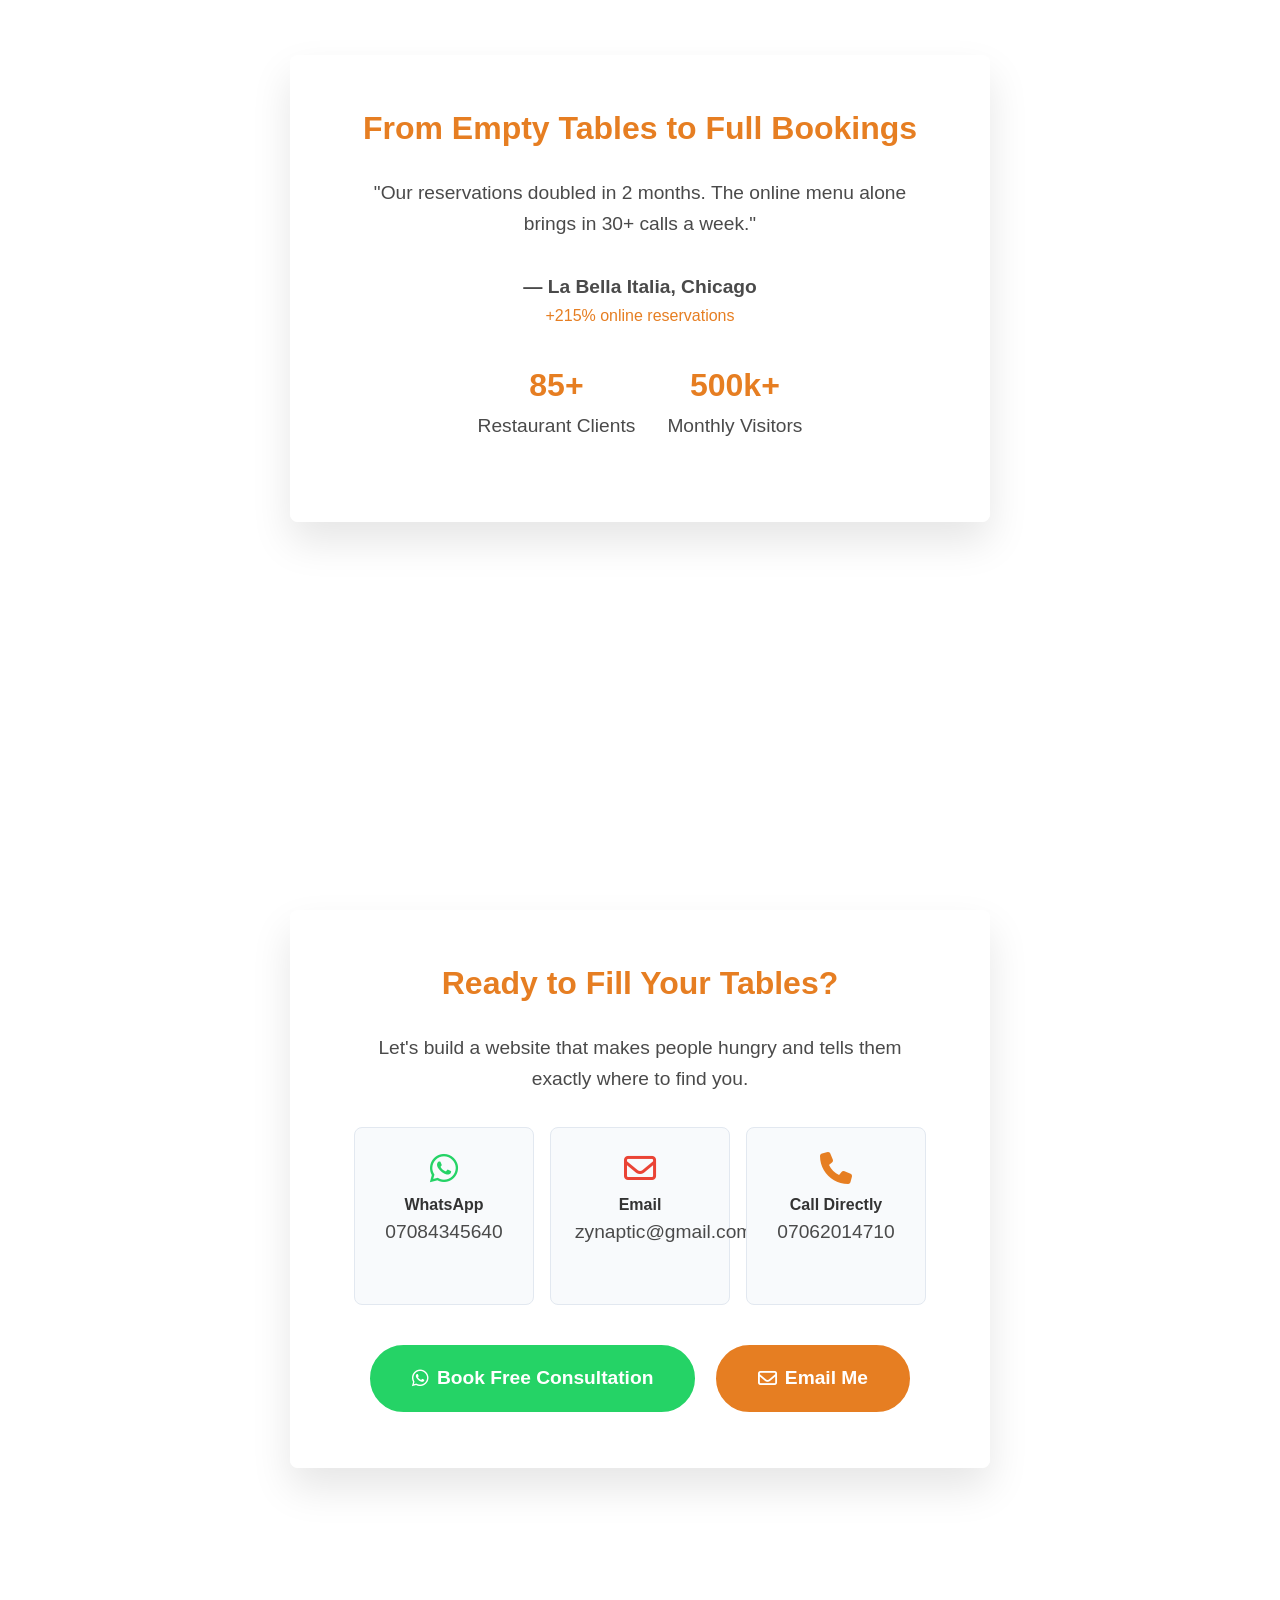
<file: demos/restaurant/index.html>
<!DOCTYPE html>
<html lang="en">

<head>
    <meta charset="UTF-8">
    <meta name="viewport" content="width=device-width, initial-scale=1.0">
    <title>Zynaptic Restaurant | Websites That Fill Tables</title>
    <link rel="stylesheet" href="https://cdnjs.cloudflare.com/ajax/libs/font-awesome/6.5.1/css/all.min.css">
    <style>
        * {
            margin: 0;
            padding: 0;
            box-sizing: border-box;
        }

        body {
            font-family: 'Inter', -apple-system, sans-serif;
            line-height: 1.6;
            color: #333;
        }

        .navbar {
            position: fixed;
            top: 0;
            left: 0;
            width: 100%;
            z-index: 1000;
            padding: 1rem 2rem;
            transition: all 0.3s ease;
            background: transparent;
        }

        .navbar.scrolled {
            background: rgba(255, 255, 255, 0.95);
            backdrop-filter: blur(10px);
            box-shadow: 0 2px 20px rgba(0, 0, 0, 0.1);
            padding: 0.8rem 2rem;
        }

        .nav-container {
            max-width: 1200px;
            margin: 0 auto;
            display: flex;
            justify-content: space-between;
            align-items: center;
        }

        .logo {
            font-size: 1.5rem;
            font-weight: 700;
            color: white;
            text-decoration: none;
        }

        .navbar.scrolled .logo {
            color: #1a1a1a;
        }

        .logo span {
            color: #e67e22;
        }

        .nav-links {
            display: flex;
            gap: 2rem;
            align-items: center;
        }

        .nav-links a {
            color: white;
            text-decoration: none;
            font-weight: 500;
            transition: color 0.3s;
        }

        .navbar.scrolled .nav-links a {
            color: #333;
        }

        .nav-links a:hover {
            color: #e67e22;
        }

        .nav-contact {
            background: #e67e22;
            color: white !important;
            padding: 0.5rem 1.5rem;
            border-radius: 50px;
            border: 2px solid #e67e22;
        }

        .nav-contact:hover {
            background: transparent;
            color: #e67e22 !important;
        }

        .parallax {
            position: relative;
            background-attachment: fixed;
            background-position: center;
            background-repeat: no-repeat;
            background-size: cover;
            min-height: 100vh;
            display: flex;
            align-items: center;
            justify-content: center;
        }

        .parallax-1 {
            background-image: url('https://images.unsplash.com/photo-1517248135467-4c7edcad34c4?ixlib=rb-1.2.1&auto=format&fit=crop&w=1950&q=80');
        }

        .parallax-2 {
            background-image: url('https://images.unsplash.com/photo-1552566624-52f8a3c6c0b0?ixlib=rb-1.2.1&auto=format&fit=crop&w=1950&q=80');
        }

        .parallax-3 {
            background-image: url('https://images.unsplash.com/photo-1414235077428-338989a2e8c0?ixlib=rb-1.2.1&auto=format&fit=crop&w=1950&q=80');
        }

        .content {
            background-color: rgba(255, 255, 255, 0.95);
            padding: 3rem 4rem;
            max-width: 700px;
            border-radius: 8px;
            box-shadow: 0 20px 40px rgba(0, 0, 0, 0.1);
            text-align: center;
            margin: 2rem;
        }

        .content h1 {
            font-size: 3rem;
            margin-bottom: 1rem;
            color: #1a1a1a;
            line-height: 1.2;
        }

        .content h2 {
            font-size: 2rem;
            margin-bottom: 1.5rem;
            color: #e67e22;
        }

        .content p {
            font-size: 1.2rem;
            margin-bottom: 2rem;
            color: #4a4a4a;
        }

        .cta-button {
            display: inline-flex;
            align-items: center;
            gap: 0.5rem;
            background-color: #e67e22;
            color: white;
            padding: 1rem 2.5rem;
            font-size: 1.2rem;
            font-weight: 600;
            text-decoration: none;
            border-radius: 50px;
            transition: all 0.3s ease;
            border: 2px solid #e67e22;
            margin: 0.5rem;
        }

        .cta-button i {
            font-size: 1.2rem;
        }

        .cta-button:hover {
            background-color: white;
            color: #e67e22;
            transform: translateY(-2px);
            box-shadow: 0 10px 20px rgba(230, 126, 34, 0.2);
        }

        .cta-button.whatsapp {
            background-color: #25D366;
            border-color: #25D366;
        }

        .cta-button.whatsapp:hover {
            background-color: white;
            color: #25D366;
        }

        .contact-options {
            display: flex;
            flex-wrap: wrap;
            justify-content: center;
            gap: 1rem;
            margin: 2rem 0;
        }

        .contact-card {
            background: #f8fafc;
            padding: 1.5rem;
            border-radius: 8px;
            text-align: center;
            flex: 1;
            min-width: 150px;
            text-decoration: none;
            color: inherit;
            transition: all 0.3s ease;
            border: 1px solid #e2e8f0;
        }

        .contact-card:hover {
            transform: translateY(-5px);
            box-shadow: 0 10px 30px rgba(0, 0, 0, 0.1);
            border-color: #e67e22;
        }

        .contact-card i {
            font-size: 2rem;
            color: #e67e22;
            margin-bottom: 0.5rem;
        }

        .contact-card.whatsapp i {
            color: #25D366;
        }

        .contact-card.email i {
            color: #EA4335;
        }

        .stats {
            display: flex;
            justify-content: space-around;
            margin-top: 3rem;
            flex-wrap: wrap;
        }

        .stat-item {
            text-align: center;
            padding: 1rem;
        }

        .stat-number {
            font-size: 2.5rem;
            font-weight: 700;
            color: #e67e22;
            display: block;
        }

        .section {
            padding: 6rem 2rem;
            background-color: white;
        }

        .section-container {
            max-width: 1200px;
            margin: 0 auto;
        }

        .benefits-grid {
            display: grid;
            grid-template-columns: repeat(auto-fit, minmax(300px, 1fr));
            gap: 2rem;
            margin-top: 3rem;
        }

        .benefit-card {
            padding: 2rem;
            background-color: #f8fafc;
            border-radius: 8px;
            transition: transform 0.3s ease;
        }

        .benefit-card:hover {
            transform: translateY(-5px);
            box-shadow: 0 10px 30px rgba(0, 0, 0, 0.1);
        }

        .fade-in {
            opacity: 0;
            transform: translateY(20px);
            transition: opacity 0.6s ease, transform 0.6s ease;
        }

        .fade-in.visible {
            opacity: 1;
            transform: translateY(0);
        }

        @media (max-width: 768px) {
            .navbar {
                padding: 1rem;
            }
            .nav-links {
                display: none;
            }
            .parallax {
                background-attachment: scroll;
            }
            .content {
                padding: 2rem;
            }
            .content h1 {
                font-size: 2rem;
            }
        }
    </style>
</head>

<body>
    <nav class="navbar" id="navbar">
        <div class="nav-container">
            <a href="#" class="logo">ZYN<span>APTIC</span></a>
            <div class="nav-links">
                <a href="#problem">Problem</a>
                <a href="#solution">Solution</a>
                <a href="#results">Results</a>
                <a href="#contact" class="nav-contact">Contact Us</a>
            </div>
        </div>
    </nav>

    <!-- SECTION 1: PROBLEM -->
    <div id="problem" class="parallax parallax-1">
        <div class="content fade-in">
            <h1>Restaurants Are Losing Customers Before They Even Walk In</h1>
            <p>Your menu, ambiance, and vibe matter. But if your website looks old or doesn't show up on Google, customers never get to taste your food.</p>
            <div class="stats">
                <div class="stat-item">
                    <span class="stat-number">87%</span>
                    <span class="stat-label">check menu online first</span>
                </div>
                <div class="stat-item">
                    <span class="stat-number">76%</span>
                    <span class="stat-label">judge by website photos</span>
                </div>
                <div class="stat-item">
                    <span class="stat-number">4.2x</span>
                    <span class="stat-label">more likely to visit</span>
                </div>
            </div>
        </div>
    </div>

    <!-- SECTION 2: SOLUTION -->
    <div id="solution" class="section">
        <div class="section-container">
            <h2 class="fade-in" style="font-size: 2.5rem; text-align: center; margin-bottom: 2rem;">I Build Websites That Make People Hungry<br><span style="color: #e67e22;">(And Show Them How to Find You)</span></h2>

            <div class="benefits-grid">
                <div class="benefit-card fade-in">
                    <h3>📸 Mouth-Watering Galleries</h3>
                    <p>Showcase your dishes and ambiance so customers can taste it before they arrive.</p>
                </div>
                <div class="benefit-card fade-in">
                    <h3>📱 Digital Menu That Works</h3>
                    <p>Easy to update daily specials. Works on phones so customers can order immediately.</p>
                </div>
                <div class="benefit-card fade-in">
                    <h3>🗺️ Google Maps & Local SEO</h3>
                    <p>When someone searches "best restaurant near me" - they find YOUR restaurant.</p>
                </div>
            </div>
        </div>
    </div>

    <!-- SECTION 3: SOCIAL PROOF -->
    <div id="results" class="parallax parallax-2">
        <div class="content fade-in">
            <h2>From Empty Tables to Full Bookings</h2>
            <p>"Our reservations doubled in 2 months. The online menu alone brings in 30+ calls a week."</p>
            <p style="font-weight: 600; margin-bottom: 0;">— La Bella Italia, Chicago</p>
            <p style="color: #e67e22; font-size: 1rem;">+215% online reservations</p>

            <div style="display: flex; justify-content: center; gap: 2rem; margin-top: 2rem;">
                <div>
                    <span style="font-size: 2rem; font-weight: 700; color: #e67e22;">85+</span>
                    <p>Restaurant Clients</p>
                </div>
                <div>
                    <span style="font-size: 2rem; font-weight: 700; color: #e67e22;">500k+</span>
                    <p>Monthly Visitors</p>
                </div>
            </div>
        </div>
    </div>

    <!-- SECTION 4: CONTACT -->
    <div id="contact" class="parallax parallax-3">
        <div class="content fade-in">
            <h2>Ready to Fill Your Tables?</h2>
            <p>Let's build a website that makes people hungry and tells them exactly where to find you.</p>
            
            <div class="contact-options">
                <a href="https://wa.me/2347084345640" class="contact-card whatsapp" target="_blank">
                    <i class="fab fa-whatsapp"></i>
                    <h4>WhatsApp</h4>
                    <p>07084345640</p>
                </a>
                <a href="mailto:zynaptic@gmail.com" class="contact-card email">
                    <i class="far fa-envelope"></i>
                    <h4>Email</h4>
                    <p>zynaptic@gmail.com</p>
                </a>
                <a href="tel:+2347062014710" class="contact-card phone">
                    <i class="fas fa-phone"></i>
                    <h4>Call Directly</h4>
                    <p>07062014710</p>
                </a>
            </div>

            <div style="margin-top: 2rem;">
                <a href="https://wa.me/2347084345640" class="cta-button whatsapp" target="_blank">
                    <i class="fab fa-whatsapp"></i> Book Free Consultation
                </a>
                <a href="mailto:zynaptic@gmail.com" class="cta-button">
                    <i class="far fa-envelope"></i> Email Me
                </a>
            </div>
        </div>
    </div>

    <script>
        const navbar = document.getElementById('navbar');
        window.addEventListener('scroll', () => {
            navbar.classList.toggle('scrolled', window.scrollY > 100);
        });

        function checkFade() {
            document.querySelectorAll('.fade-in').forEach(fader => {
                const rect = fader.getBoundingClientRect();
                if (rect.top < window.innerHeight - 100 && rect.bottom > 0) {
                    fader.classList.add('visible');
                }
            });
        }

        window.addEventListener('load', checkFade);
        window.addEventListener('scroll', checkFade);
    </script>
</body>

</html>
</file>
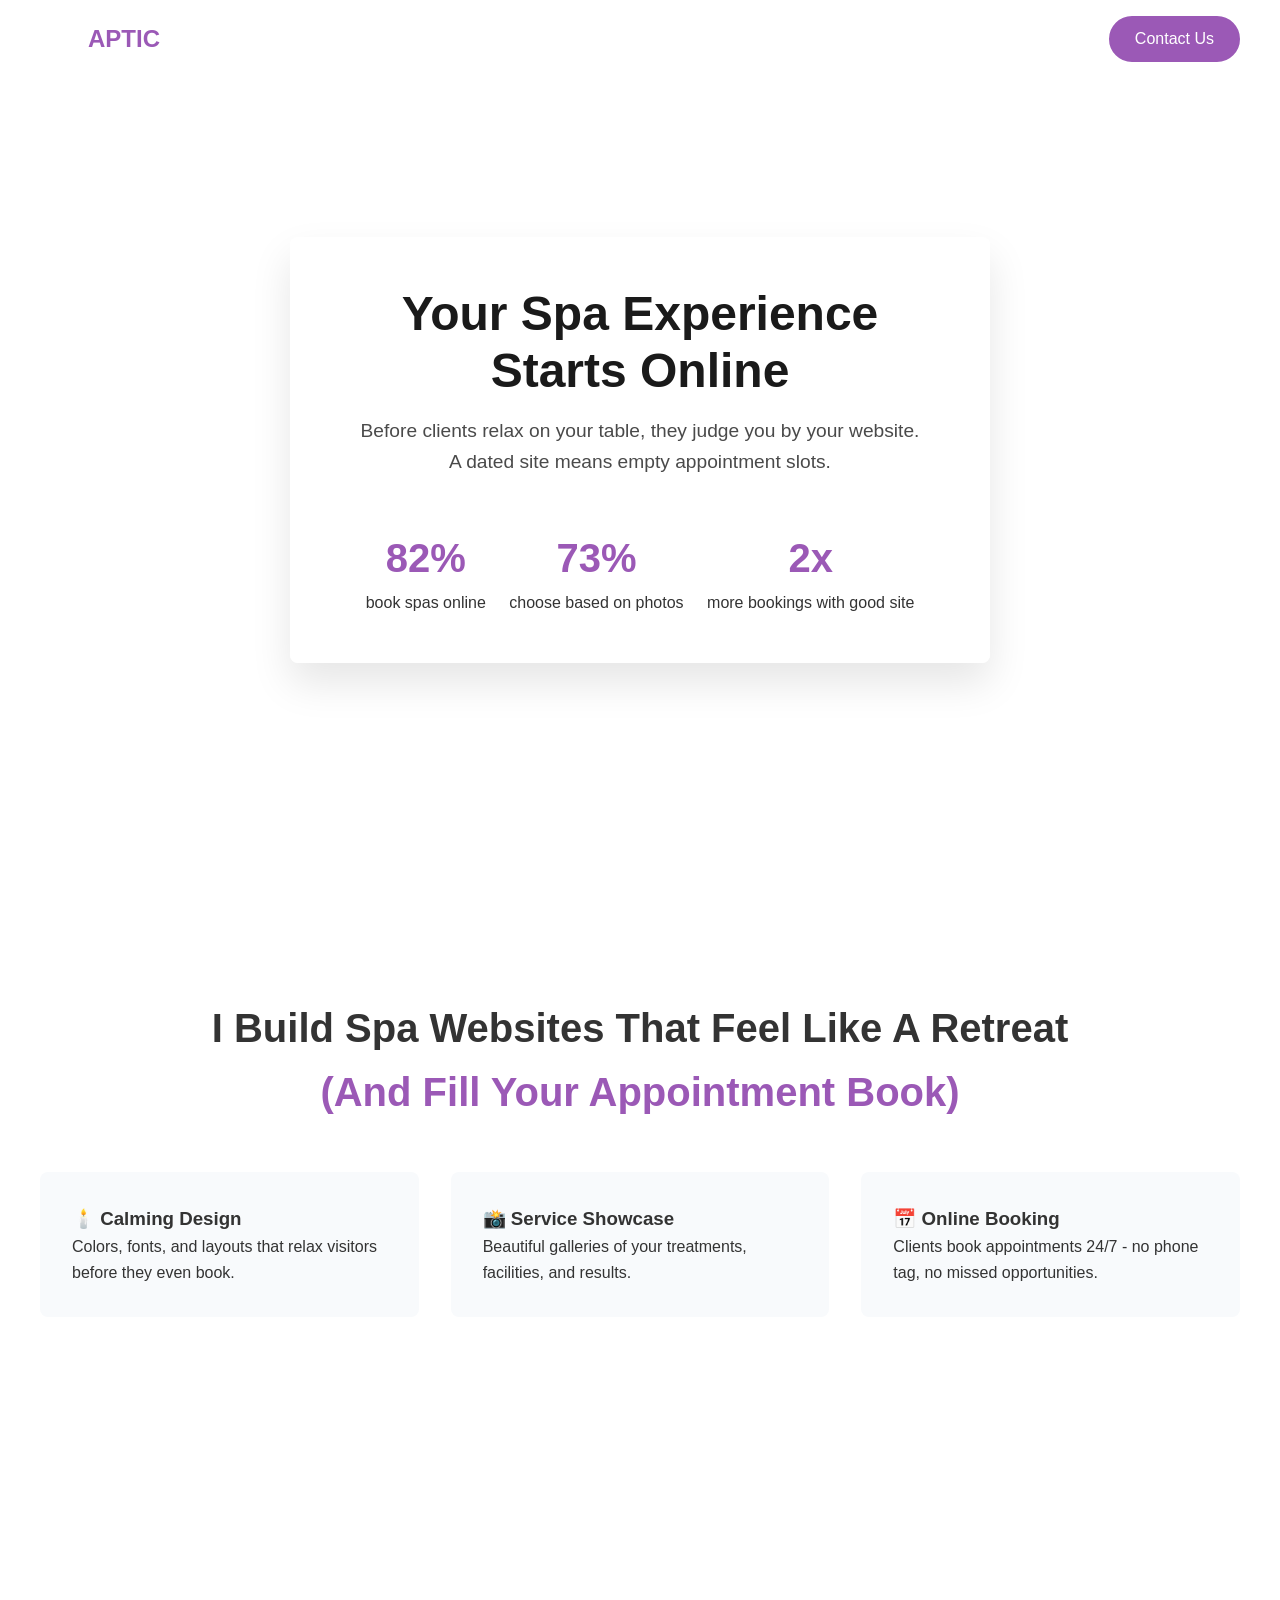
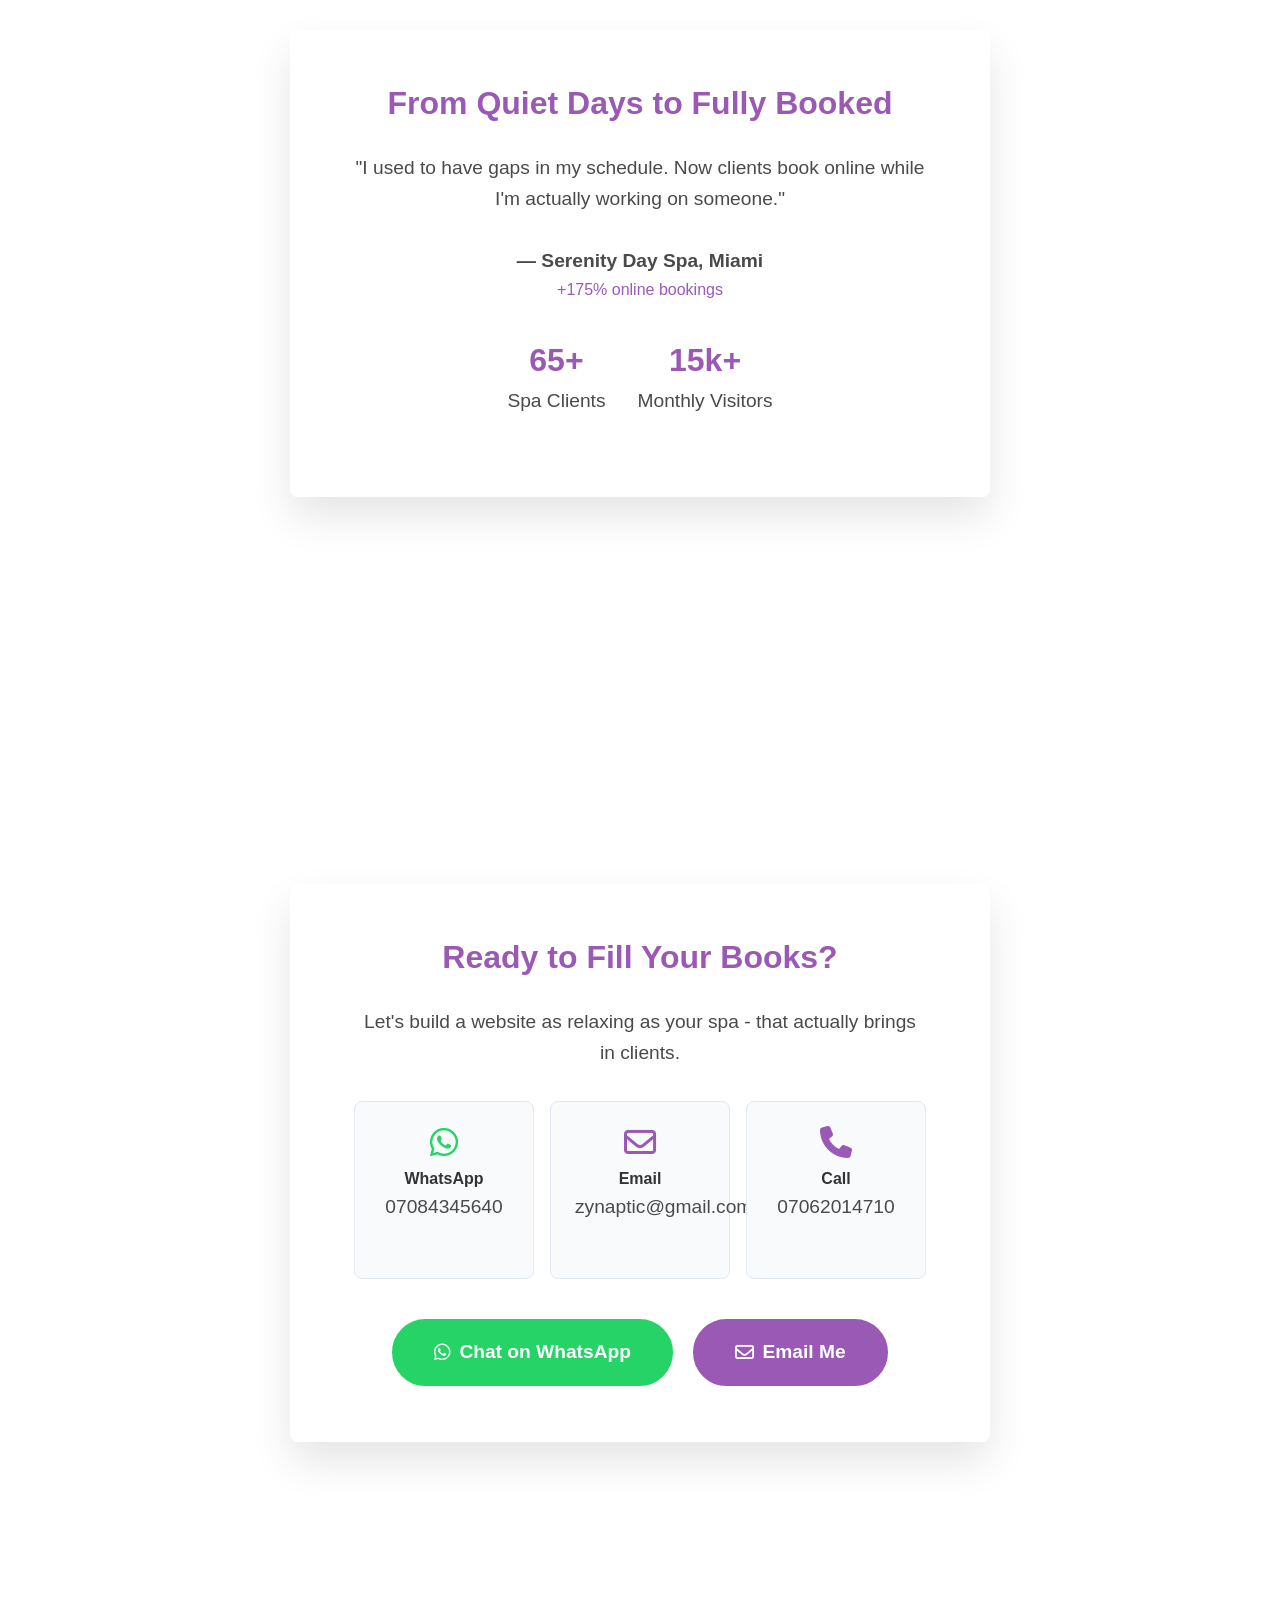
<file: demos/spa/index.html>
<!DOCTYPE html>
<html lang="en">

<head>
    <meta charset="UTF-8">
    <meta name="viewport" content="width=device-width, initial-scale=1.0">
    <title>Zynaptic Spa | Websites That Relax & Book</title>
    <link rel="stylesheet" href="https://cdnjs.cloudflare.com/ajax/libs/font-awesome/6.5.1/css/all.min.css">
    <style>
        * {
            margin: 0;
            padding: 0;
            box-sizing: border-box;
        }

        body {
            font-family: 'Inter', -apple-system, sans-serif;
            line-height: 1.6;
            color: #333;
        }

        .navbar {
            position: fixed;
            top: 0;
            left: 0;
            width: 100%;
            z-index: 1000;
            padding: 1rem 2rem;
            transition: all 0.3s ease;
            background: transparent;
        }

        .navbar.scrolled {
            background: rgba(255, 255, 255, 0.95);
            backdrop-filter: blur(10px);
            box-shadow: 0 2px 20px rgba(0, 0, 0, 0.1);
        }

        .nav-container {
            max-width: 1200px;
            margin: 0 auto;
            display: flex;
            justify-content: space-between;
            align-items: center;
        }

        .logo {
            font-size: 1.5rem;
            font-weight: 700;
            color: white;
            text-decoration: none;
        }

        .navbar.scrolled .logo {
            color: #1a1a1a;
        }

        .logo span {
            color: #9b59b6;
        }

        .nav-links {
            display: flex;
            gap: 2rem;
            align-items: center;
        }

        .nav-links a {
            color: white;
            text-decoration: none;
            font-weight: 500;
        }

        .navbar.scrolled .nav-links a {
            color: #333;
        }

        .nav-links a:hover {
            color: #9b59b6;
        }

        .nav-contact {
            background: #9b59b6;
            color: white !important;
            padding: 0.5rem 1.5rem;
            border-radius: 50px;
            border: 2px solid #9b59b6;
        }

        .nav-contact:hover {
            background: transparent;
            color: #9b59b6 !important;
        }

        .parallax {
            position: relative;
            background-attachment: fixed;
            background-position: center;
            background-repeat: no-repeat;
            background-size: cover;
            min-height: 100vh;
            display: flex;
            align-items: center;
            justify-content: center;
        }

        .parallax-1 {
            background-image: url('https://images.unsplash.com/photo-1542314831-068cd1dbfeeb?ixlib=rb-1.2.1&auto=format&fit=crop&w=1950&q=80');
        }

        .parallax-2 {
            background-image: url('https://images.unsplash.com/photo-1600334089648-b0d9d3028eb2?ixlib=rb-1.2.1&auto=format&fit=crop&w=1950&q=80');
        }

        .parallax-3 {
            background-image: url('https://images.unsplash.com/photo-1616394584738-fc6e612e71b9?ixlib=rb-1.2.1&auto=format&fit=crop&w=1950&q=80');
        }

        .content {
            background-color: rgba(255, 255, 255, 0.95);
            padding: 3rem 4rem;
            max-width: 700px;
            border-radius: 8px;
            box-shadow: 0 20px 40px rgba(0, 0, 0, 0.1);
            text-align: center;
            margin: 2rem;
        }

        .content h1 {
            font-size: 3rem;
            margin-bottom: 1rem;
            color: #1a1a1a;
            line-height: 1.2;
        }

        .content h2 {
            font-size: 2rem;
            margin-bottom: 1.5rem;
            color: #9b59b6;
        }

        .content p {
            font-size: 1.2rem;
            margin-bottom: 2rem;
            color: #4a4a4a;
        }

        .cta-button {
            display: inline-flex;
            align-items: center;
            gap: 0.5rem;
            background-color: #9b59b6;
            color: white;
            padding: 1rem 2.5rem;
            font-size: 1.2rem;
            font-weight: 600;
            text-decoration: none;
            border-radius: 50px;
            transition: all 0.3s ease;
            border: 2px solid #9b59b6;
            margin: 0.5rem;
        }

        .cta-button:hover {
            background-color: white;
            color: #9b59b6;
            transform: translateY(-2px);
            box-shadow: 0 10px 20px rgba(155, 89, 182, 0.2);
        }

        .cta-button.whatsapp {
            background-color: #25D366;
            border-color: #25D366;
        }

        .cta-button.whatsapp:hover {
            background-color: white;
            color: #25D366;
        }

        .contact-options {
            display: flex;
            flex-wrap: wrap;
            justify-content: center;
            gap: 1rem;
            margin: 2rem 0;
        }

        .contact-card {
            background: #f8fafc;
            padding: 1.5rem;
            border-radius: 8px;
            text-align: center;
            flex: 1;
            min-width: 150px;
            text-decoration: none;
            color: inherit;
            transition: all 0.3s ease;
            border: 1px solid #e2e8f0;
        }

        .contact-card:hover {
            transform: translateY(-5px);
            box-shadow: 0 10px 30px rgba(0, 0, 0, 0.1);
            border-color: #9b59b6;
        }

        .contact-card i {
            font-size: 2rem;
            color: #9b59b6;
            margin-bottom: 0.5rem;
        }

        .stats {
            display: flex;
            justify-content: space-around;
            margin-top: 3rem;
            flex-wrap: wrap;
        }

        .stat-number {
            font-size: 2.5rem;
            font-weight: 700;
            color: #9b59b6;
            display: block;
        }

        .section {
            padding: 6rem 2rem;
            background-color: white;
        }

        .section-container {
            max-width: 1200px;
            margin: 0 auto;
        }

        .benefits-grid {
            display: grid;
            grid-template-columns: repeat(auto-fit, minmax(300px, 1fr));
            gap: 2rem;
            margin-top: 3rem;
        }

        .benefit-card {
            padding: 2rem;
            background-color: #f8fafc;
            border-radius: 8px;
            transition: transform 0.3s ease;
        }

        .benefit-card:hover {
            transform: translateY(-5px);
            box-shadow: 0 10px 30px rgba(0, 0, 0, 0.1);
        }

        .fade-in {
            opacity: 0;
            transform: translateY(20px);
            transition: opacity 0.6s ease, transform 0.6s ease;
        }

        .fade-in.visible {
            opacity: 1;
            transform: translateY(0);
        }

        @media (max-width: 768px) {
            .navbar {
                padding: 1rem;
            }
            .nav-links {
                display: none;
            }
            .parallax {
                background-attachment: scroll;
            }
            .content {
                padding: 2rem;
            }
        }
    </style>
</head>

<body>
    <nav class="navbar" id="navbar">
        <div class="nav-container">
            <a href="#" class="logo">ZYN<span>APTIC</span></a>
            <div class="nav-links">
                <a href="#problem">Problem</a>
                <a href="#solution">Solution</a>
                <a href="#results">Results</a>
                <a href="#contact" class="nav-contact">Contact Us</a>
            </div>
        </div>
    </nav>

    <!-- SECTION 1: PROBLEM -->
    <div id="problem" class="parallax parallax-1">
        <div class="content fade-in">
            <h1>Your Spa Experience Starts Online</h1>
            <p>Before clients relax on your table, they judge you by your website. A dated site means empty appointment slots.</p>
            <div class="stats">
                <div class="stat-item">
                    <span class="stat-number">82%</span>
                    <span class="stat-label">book spas online</span>
                </div>
                <div class="stat-item">
                    <span class="stat-number">73%</span>
                    <span class="stat-label">choose based on photos</span>
                </div>
                <div class="stat-item">
                    <span class="stat-number">2x</span>
                    <span class="stat-label">more bookings with good site</span>
                </div>
            </div>
        </div>
    </div>

    <!-- SECTION 2: SOLUTION -->
    <div id="solution" class="section">
        <div class="section-container">
            <h2 class="fade-in" style="font-size: 2.5rem; text-align: center; margin-bottom: 2rem;">I Build Spa Websites That Feel Like A Retreat<br><span style="color: #9b59b6;">(And Fill Your Appointment Book)</span></h2>

            <div class="benefits-grid">
                <div class="benefit-card fade-in">
                    <h3>🕯️ Calming Design</h3>
                    <p>Colors, fonts, and layouts that relax visitors before they even book.</p>
                </div>
                <div class="benefit-card fade-in">
                    <h3>📸 Service Showcase</h3>
                    <p>Beautiful galleries of your treatments, facilities, and results.</p>
                </div>
                <div class="benefit-card fade-in">
                    <h3>📅 Online Booking</h3>
                    <p>Clients book appointments 24/7 - no phone tag, no missed opportunities.</p>
                </div>
            </div>
        </div>
    </div>

    <!-- SECTION 3: SOCIAL PROOF -->
    <div id="results" class="parallax parallax-2">
        <div class="content fade-in">
            <h2>From Quiet Days to Fully Booked</h2>
            <p>"I used to have gaps in my schedule. Now clients book online while I'm actually working on someone."</p>
            <p style="font-weight: 600; margin-bottom: 0;">— Serenity Day Spa, Miami</p>
            <p style="color: #9b59b6; font-size: 1rem;">+175% online bookings</p>

            <div style="display: flex; justify-content: center; gap: 2rem; margin-top: 2rem;">
                <div>
                    <span style="font-size: 2rem; font-weight: 700; color: #9b59b6;">65+</span>
                    <p>Spa Clients</p>
                </div>
                <div>
                    <span style="font-size: 2rem; font-weight: 700; color: #9b59b6;">15k+</span>
                    <p>Monthly Visitors</p>
                </div>
            </div>
        </div>
    </div>

    <!-- SECTION 4: CONTACT -->
    <div id="contact" class="parallax parallax-3">
        <div class="content fade-in">
            <h2>Ready to Fill Your Books?</h2>
            <p>Let's build a website as relaxing as your spa - that actually brings in clients.</p>
            
            <div class="contact-options">
                <a href="https://wa.me/2347084345640" class="contact-card" target="_blank">
                    <i class="fab fa-whatsapp" style="color: #25D366;"></i>
                    <h4>WhatsApp</h4>
                    <p>07084345640</p>
                </a>
                <a href="mailto:zynaptic@gmail.com" class="contact-card">
                    <i class="far fa-envelope"></i>
                    <h4>Email</h4>
                    <p>zynaptic@gmail.com</p>
                </a>
                <a href="tel:+2347062014710" class="contact-card">
                    <i class="fas fa-phone"></i>
                    <h4>Call</h4>
                    <p>07062014710</p>
                </a>
            </div>

            <div style="margin-top: 2rem;">
                <a href="https://wa.me/2347084345640" class="cta-button whatsapp" target="_blank">
                    <i class="fab fa-whatsapp"></i> Chat on WhatsApp
                </a>
                <a href="mailto:zynaptic@gmail.com" class="cta-button">
                    <i class="far fa-envelope"></i> Email Me
                </a>
            </div>
        </div>
    </div>

    <script>
        const navbar = document.getElementById('navbar');
        window.addEventListener('scroll', () => {
            navbar.classList.toggle('scrolled', window.scrollY > 100);
        });

        function checkFade() {
            document.querySelectorAll('.fade-in').forEach(fader => {
                const rect = fader.getBoundingClientRect();
                if (rect.top < window.innerHeight - 100 && rect.bottom > 0) {
                    fader.classList.add('visible');
                }
            });
        }

        window.addEventListener('load', checkFade);
        window.addEventListener('scroll', checkFade);
    </script>
</body>

</html>
</file>
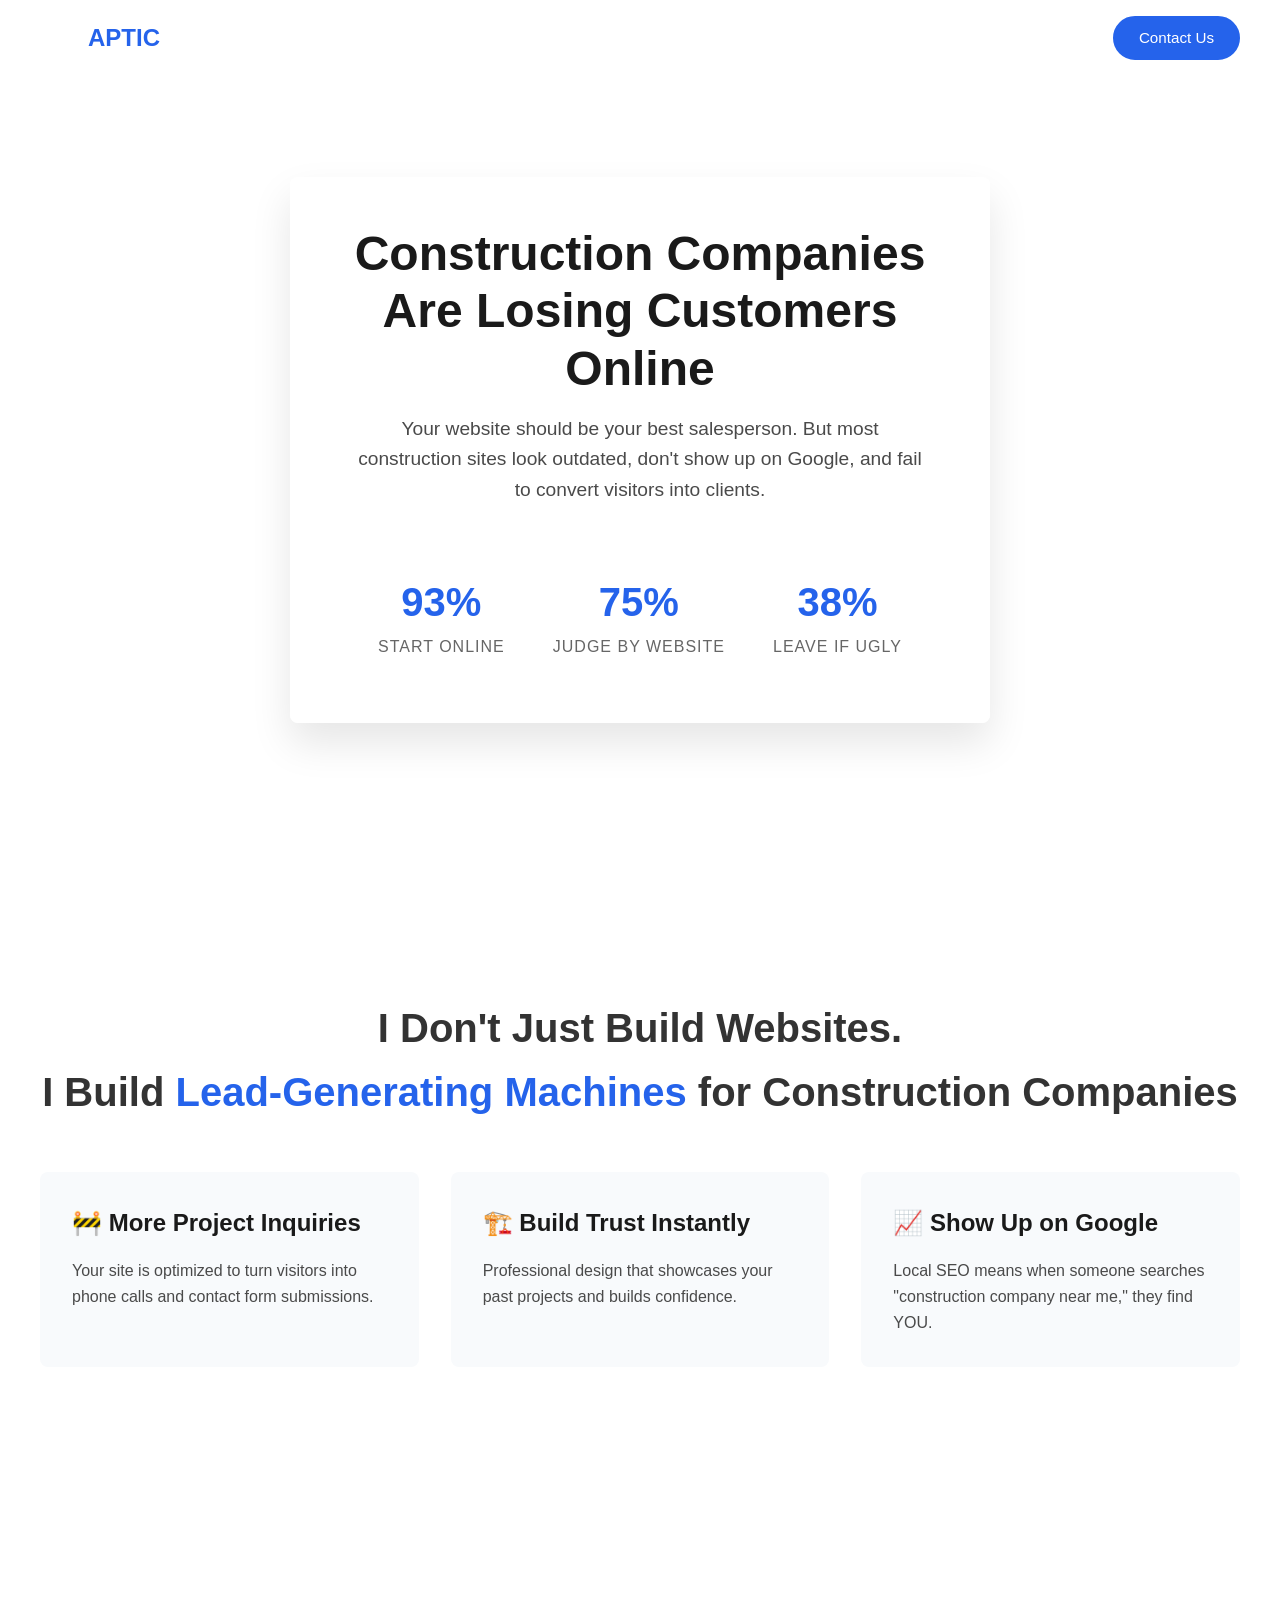
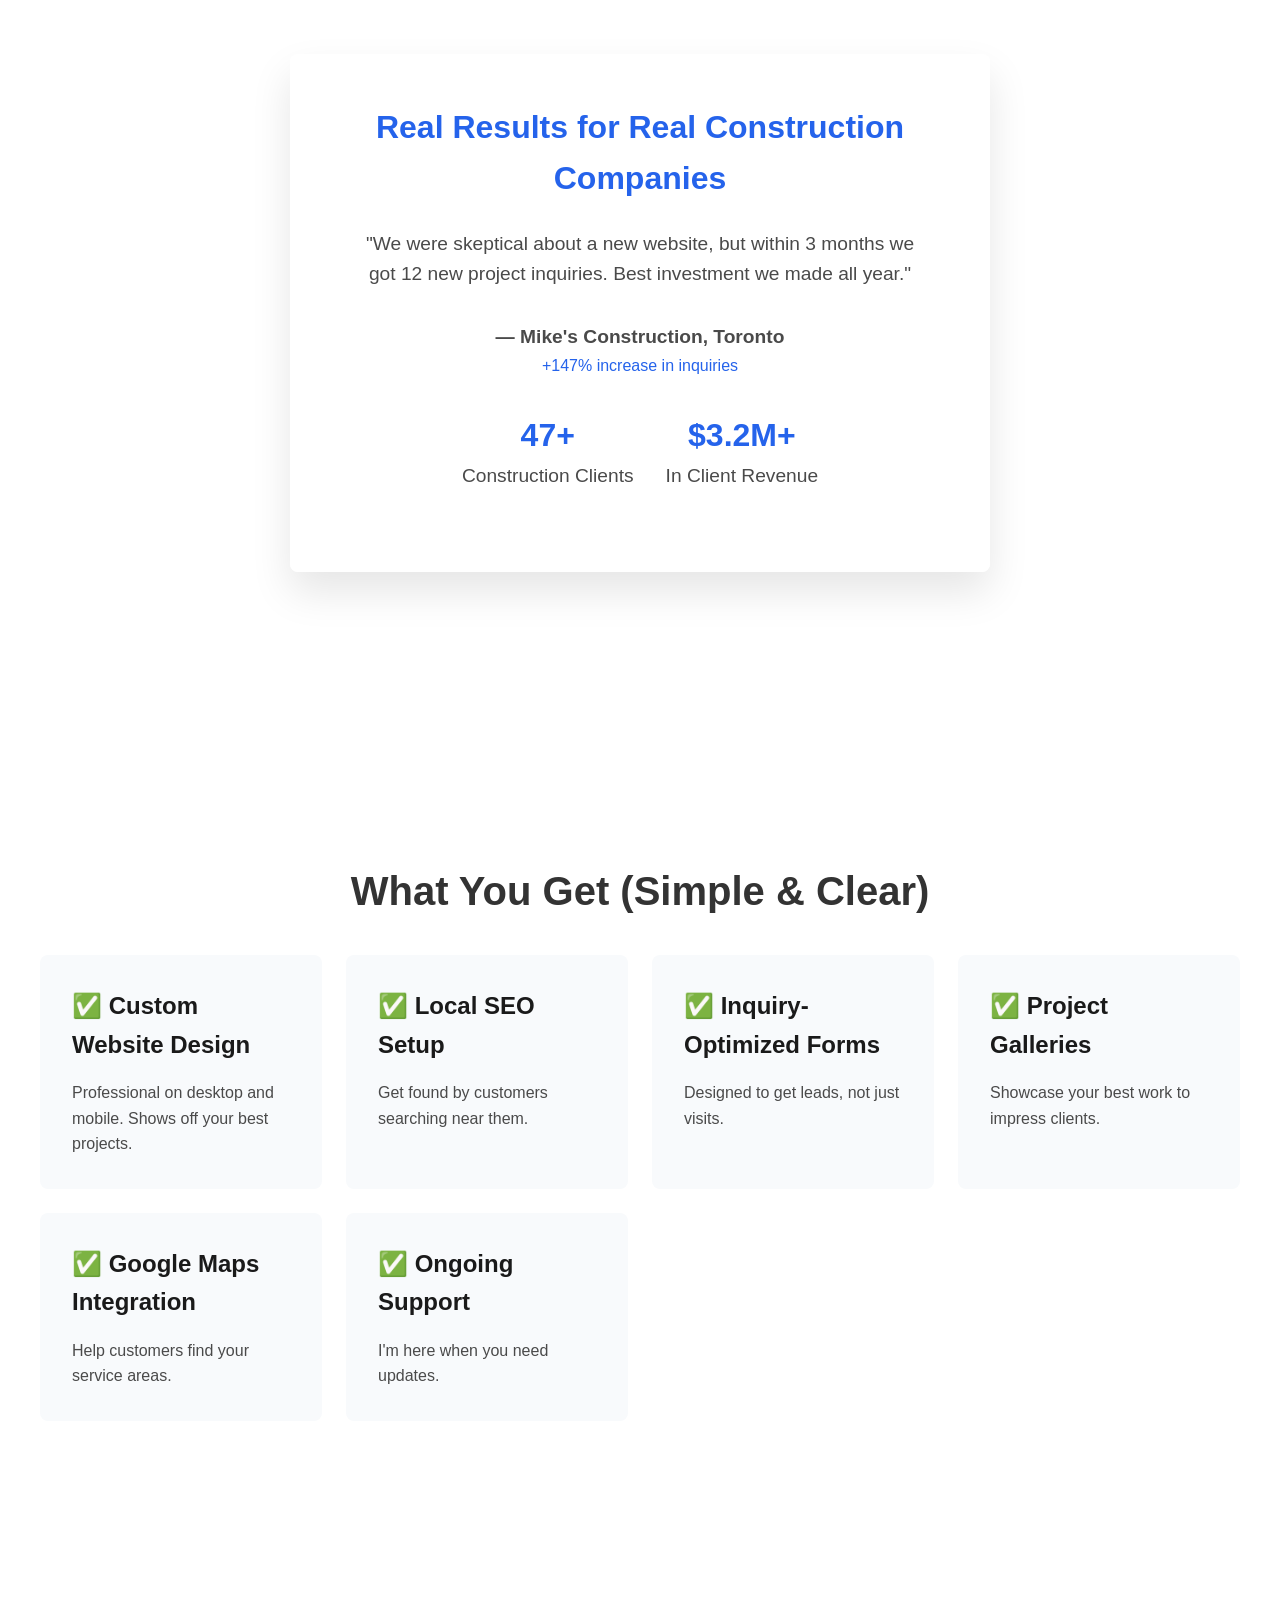
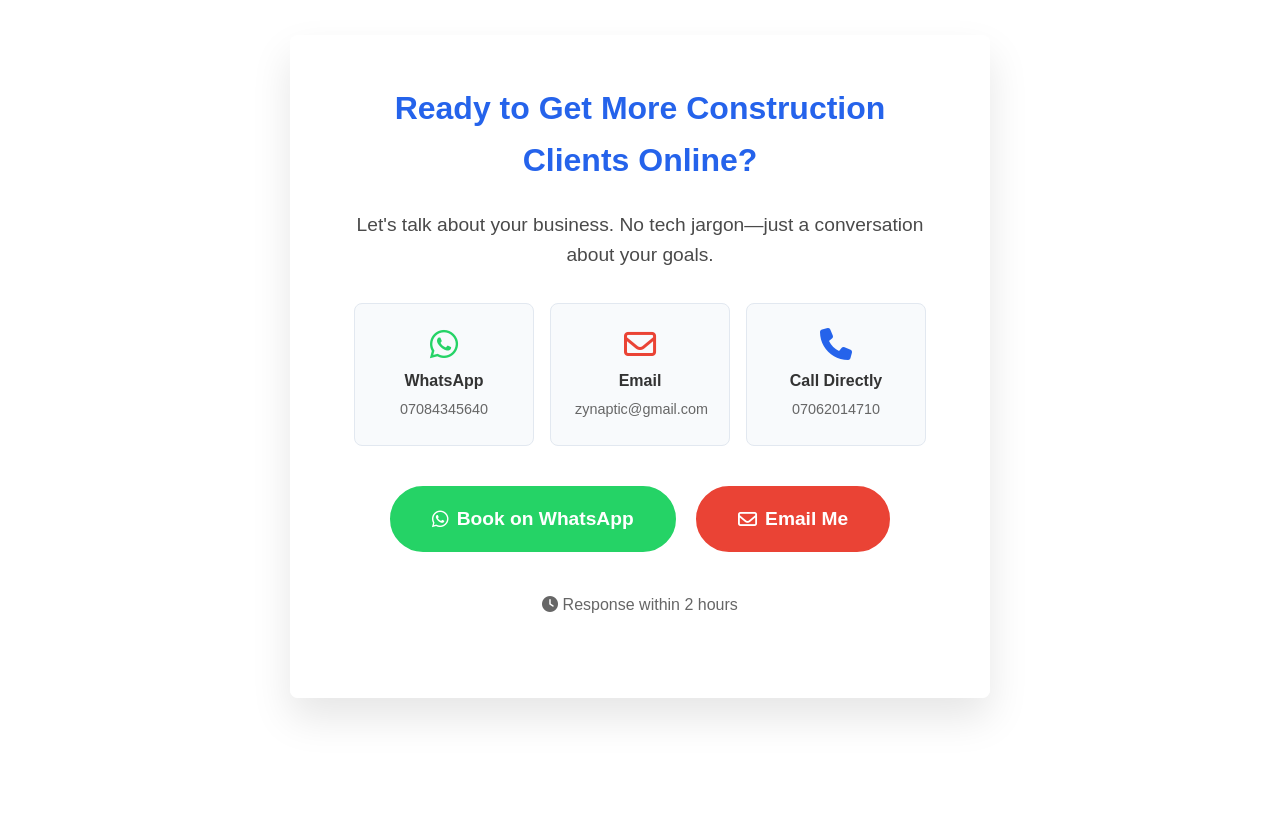
<file: demos/construction/parallax.html>
<!DOCTYPE html>
<html lang="en">

<head>
    <meta charset="UTF-8">
    <meta name="viewport" content="width=device-width, initial-scale=1.0">
    <title>Zynaptic Construction | Websites That Get You Projects</title>
    <!-- Font Awesome for icons -->
    <link rel="stylesheet" href="https://cdnjs.cloudflare.com/ajax/libs/font-awesome/6.5.1/css/all.min.css">
    <style>
        /* Reset and base styles */
        * {
            margin: 0;
            padding: 0;
            box-sizing: border-box;
        }

        body {
            font-family: 'Inter', -apple-system, BlinkMacSystemFont, sans-serif;
            line-height: 1.6;
            color: #333;
        }

        /* Simple navbar - subtle, doesn't distract */
        .navbar {
            position: fixed;
            top: 0;
            left: 0;
            width: 100%;
            z-index: 1000;
            padding: 1rem 2rem;
            transition: all 0.3s ease;
            background: transparent;
        }

        .navbar.scrolled {
            background: rgba(255, 255, 255, 0.95);
            backdrop-filter: blur(10px);
            box-shadow: 0 2px 20px rgba(0, 0, 0, 0.1);
            padding: 0.8rem 2rem;
        }

        .nav-container {
            max-width: 1200px;
            margin: 0 auto;
            display: flex;
            justify-content: space-between;
            align-items: center;
        }

        .logo {
            font-size: 1.5rem;
            font-weight: 700;
            color: white;
            text-decoration: none;
            transition: color 0.3s;
        }

        .navbar.scrolled .logo {
            color: #1a1a1a;
        }

        .logo span {
            color: #2563eb;
        }

        .nav-links {
            display: flex;
            gap: 2rem;
            align-items: center;
        }

        .nav-links a {
            color: white;
            text-decoration: none;
            font-weight: 500;
            transition: color 0.3s;
            font-size: 0.95rem;
        }

        .navbar.scrolled .nav-links a {
            color: #333;
        }

        .nav-links a:hover {
            color: #2563eb;
        }

        .nav-contact {
            background: #2563eb;
            color: white !important;
            padding: 0.5rem 1.5rem;
            border-radius: 50px;
            border: 2px solid #2563eb;
        }

        .nav-contact:hover {
            background: transparent;
            color: #2563eb !important;
        }

        .navbar.scrolled .nav-contact {
            background: #2563eb;
            color: white !important;
        }

        .navbar.scrolled .nav-contact:hover {
            background: transparent;
            color: #2563eb !important;
        }

        /* Simple, clean parallax sections */
        .parallax {
            position: relative;
            background-attachment: fixed;
            background-position: center;
            background-repeat: no-repeat;
            background-size: cover;
            min-height: 100vh;
            display: flex;
            align-items: center;
            justify-content: center;
        }

        /* Different background images for each section */
        .parallax-1 {
            background-image: url('https://images.unsplash.com/photo-1504917595217-d4dc5ebe6122?ixlib=rb-1.2.1&auto=format&fit=crop&w=1950&q=80');
        }

        .parallax-2 {
            background-image: url('https://images.unsplash.com/photo-1541888946425-d81bb19240f5?ixlib=rb-1.2.1&auto=format&fit=crop&w=1950&q=80');
        }

        .parallax-3 {
            background-image: url('https://images.unsplash.com/photo-1523413651479-597eb2da0ad6?ixlib=rb-1.2.1&auto=format&fit=crop&w=1950&q=80');
        }

        /* Content overlays - clean and readable */
        .content {
            background-color: rgba(255, 255, 255, 0.95);
            padding: 3rem 4rem;
            max-width: 700px;
            border-radius: 8px;
            box-shadow: 0 20px 40px rgba(0, 0, 0, 0.1);
            text-align: center;
            margin: 2rem;
        }

        .content h1 {
            font-size: 3rem;
            margin-bottom: 1rem;
            color: #1a1a1a;
            line-height: 1.2;
        }

        .content h2 {
            font-size: 2rem;
            margin-bottom: 1.5rem;
            color: #2563eb;
        }

        .content p {
            font-size: 1.2rem;
            margin-bottom: 2rem;
            color: #4a4a4a;
        }

        /* Business-focused CTA buttons */
        .cta-button {
            display: inline-flex;
            align-items: center;
            gap: 0.5rem;
            background-color: #2563eb;
            color: white;
            padding: 1rem 2.5rem;
            font-size: 1.2rem;
            font-weight: 600;
            text-decoration: none;
            border-radius: 50px;
            transition: all 0.3s ease;
            border: 2px solid #2563eb;
            margin: 0.5rem;
        }

        .cta-button i {
            font-size: 1.2rem;
        }

        .cta-button:hover {
            background-color: white;
            color: #2563eb;
            transform: translateY(-2px);
            box-shadow: 0 10px 20px rgba(37, 99, 235, 0.2);
        }

        .cta-button.whatsapp {
            background-color: #25D366;
            border-color: #25D366;
        }

        .cta-button.whatsapp:hover {
            background-color: white;
            color: #25D366;
        }

        .cta-button.email {
            background-color: #EA4335;
            border-color: #EA4335;
        }

        .cta-button.email:hover {
            background-color: white;
            color: #EA4335;
        }

        .cta-button.secondary {
            background-color: transparent;
            color: #2563eb;
        }

        .cta-button.secondary:hover {
            background-color: #2563eb;
            color: white;
        }

        /* Contact options grid */
        .contact-options {
            display: flex;
            flex-wrap: wrap;
            justify-content: center;
            gap: 1rem;
            margin: 2rem 0;
        }

        .contact-card {
            background: #f8fafc;
            padding: 1.5rem;
            border-radius: 8px;
            text-align: center;
            flex: 1;
            min-width: 150px;
            text-decoration: none;
            color: inherit;
            transition: all 0.3s ease;
            border: 1px solid #e2e8f0;
        }

        .contact-card:hover {
            transform: translateY(-5px);
            box-shadow: 0 10px 30px rgba(0, 0, 0, 0.1);
            border-color: #2563eb;
        }

        .contact-card i {
            font-size: 2rem;
            color: #2563eb;
            margin-bottom: 0.5rem;
        }

        .contact-card.whatsapp i {
            color: #25D366;
        }

        .contact-card.email i {
            color: #EA4335;
        }

        .contact-card.phone i {
            color: #2563eb;
        }

        .contact-card h4 {
            margin-bottom: 0.25rem;
        }

        .contact-card p {
            font-size: 0.9rem;
            color: #666;
            margin: 0;
        }

        /* Stats section */
        .stats {
            display: flex;
            justify-content: space-around;
            margin-top: 3rem;
            flex-wrap: wrap;
        }

        .stat-item {
            text-align: center;
            padding: 1rem;
        }

        .stat-number {
            font-size: 2.5rem;
            font-weight: 700;
            color: #2563eb;
            display: block;
        }

        .stat-label {
            font-size: 1rem;
            color: #666;
            text-transform: uppercase;
            letter-spacing: 1px;
        }

        /* Regular content sections */
        .section {
            padding: 6rem 2rem;
            background-color: white;
        }

        .section-container {
            max-width: 1200px;
            margin: 0 auto;
        }

        /* Benefits grid */
        .benefits-grid {
            display: grid;
            grid-template-columns: repeat(auto-fit, minmax(300px, 1fr));
            gap: 2rem;
            margin-top: 3rem;
        }

        .benefit-card {
            padding: 2rem;
            background-color: #f8fafc;
            border-radius: 8px;
            transition: transform 0.3s ease;
        }

        .benefit-card:hover {
            transform: translateY(-5px);
            box-shadow: 0 10px 30px rgba(0, 0, 0, 0.1);
        }

        .benefit-card h3 {
            font-size: 1.5rem;
            margin-bottom: 1rem;
            color: #1a1a1a;
        }

        .benefit-card p {
            color: #4a4a4a;
            margin-bottom: 0;
        }

        /* Simple scroll animations */
        .fade-in {
            opacity: 0;
            transform: translateY(20px);
            transition: opacity 0.6s ease, transform 0.6s ease;
        }

        .fade-in.visible {
            opacity: 1;
            transform: translateY(0);
        }

        /* Mobile responsiveness */
        @media (max-width: 768px) {
            .navbar {
                padding: 1rem;
            }

            .nav-links {
                display: none;
            }

            .parallax {
                background-attachment: scroll;
                min-height: 80vh;
            }

            .content {
                padding: 2rem;
                margin: 1rem;
            }

            .content h1 {
                font-size: 2rem;
            }

            .content h2 {
                font-size: 1.5rem;
            }

            .stats {
                flex-direction: column;
                gap: 1.5rem;
            }

            .contact-options {
                flex-direction: column;
            }
        }
    </style>
</head>

<body>
    <!-- Simple Navbar -->
    <nav class="navbar" id="navbar">
        <div class="nav-container">
            <a href="#" class="logo">ZYN<span>APTIC</span></a>
            <div class="nav-links">
                <a href="#problem">Problem</a>
                <a href="#solution">Solution</a>
                <a href="#results">Results</a>
                <a href="#contact" class="nav-contact">Contact Us</a>
            </div>
        </div>
    </nav>

    <!-- SECTION 1: PROBLEM / HOOK -->
    <div id="problem" class="parallax parallax-1">
        <div class="content fade-in">
            <h1>Construction Companies<br>Are Losing Customers Online</h1>
            <p>Your website should be your best salesperson. But most construction sites look outdated, don't show up on
                Google, and fail to convert visitors into clients.</p>
            <div class="stats">
                <div class="stat-item">
                    <span class="stat-number">93%</span>
                    <span class="stat-label">start online</span>
                </div>
                <div class="stat-item">
                    <span class="stat-number">75%</span>
                    <span class="stat-label">judge by website</span>
                </div>
                <div class="stat-item">
                    <span class="stat-number">38%</span>
                    <span class="stat-label">leave if ugly</span>
                </div>
            </div>
        </div>
    </div>

    <!-- SECTION 2: SOLUTION / POSITIONING -->
    <div id="solution" class="section">
        <div class="section-container">
            <h2 class="fade-in" style="font-size: 2.5rem; text-align: center; margin-bottom: 2rem;">I Don't Just Build
                Websites.<br>I Build <span style="color: #2563eb;">Lead-Generating Machines</span> for Construction
                Companies</h2>

            <div class="benefits-grid">
                <div class="benefit-card fade-in">
                    <h3>🚧 More Project Inquiries</h3>
                    <p>Your site is optimized to turn visitors into phone calls and contact form submissions.</p>
                </div>
                <div class="benefit-card fade-in">
                    <h3>🏗️ Build Trust Instantly</h3>
                    <p>Professional design that showcases your past projects and builds confidence.</p>
                </div>
                <div class="benefit-card fade-in">
                    <h3>📈 Show Up on Google</h3>
                    <p>Local SEO means when someone searches "construction company near me," they find YOU.</p>
                </div>
            </div>
        </div>
    </div>

    <!-- SECTION 3: SOCIAL PROOF / RESULTS -->
    <div id="results" class="parallax parallax-2">
        <div class="content fade-in">
            <h2>Real Results for Real Construction Companies</h2>
            <p>"We were skeptical about a new website, but within 3 months we got 12 new project inquiries. Best
                investment we made all year."</p>
            <p style="font-weight: 600; margin-bottom: 0;">— Mike's Construction, Toronto</p>
            <p style="color: #2563eb; font-size: 1rem;">+147% increase in inquiries</p>

            <div style="display: flex; justify-content: center; gap: 2rem; margin-top: 2rem;">
                <div>
                    <span style="font-size: 2rem; font-weight: 700; color: #2563eb;">47+</span>
                    <p>Construction Clients</p>
                </div>
                <div>
                    <span style="font-size: 2rem; font-weight: 700; color: #2563eb;">$3.2M+</span>
                    <p>In Client Revenue</p>
                </div>
            </div>
        </div>
    </div>

    <!-- SECTION 4: SERVICES / WHAT YOU GET -->
    <div class="section">
        <div class="section-container">
            <h2 class="fade-in" style="font-size: 2.5rem; text-align: center; margin-bottom: 2rem;">What You Get (Simple
                & Clear)</h2>

            <div style="display: grid; grid-template-columns: repeat(auto-fit, minmax(250px, 1fr)); gap: 1.5rem;">
                <div class="benefit-card fade-in">
                    <h3>✅ Custom Website Design</h3>
                    <p>Professional on desktop and mobile. Shows off your best projects.</p>
                </div>
                <div class="benefit-card fade-in">
                    <h3>✅ Local SEO Setup</h3>
                    <p>Get found by customers searching near them.</p>
                </div>
                <div class="benefit-card fade-in">
                    <h3>✅ Inquiry-Optimized Forms</h3>
                    <p>Designed to get leads, not just visits.</p>
                </div>
                <div class="benefit-card fade-in">
                    <h3>✅ Project Galleries</h3>
                    <p>Showcase your best work to impress clients.</p>
                </div>
                <div class="benefit-card fade-in">
                    <h3>✅ Google Maps Integration</h3>
                    <p>Help customers find your service areas.</p>
                </div>
                <div class="benefit-card fade-in">
                    <h3>✅ Ongoing Support</h3>
                    <p>I'm here when you need updates.</p>
                </div>
            </div>
        </div>
    </div>

    <!-- SECTION 5: FINAL CTA / CONTACT - FIXED WITH REAL CONTACT INFO -->
    <div id="contact" class="parallax parallax-3">
        <div class="content fade-in">
            <h2>Ready to Get More Construction Clients Online?</h2>
            <p>Let's talk about your business. No tech jargon—just a conversation about your goals.</p>
            
            <!-- Multiple contact options -->
            <div class="contact-options">
                <a href="https://wa.me/2347084345640" class="contact-card whatsapp" target="_blank">
                    <i class="fab fa-whatsapp"></i>
                    <h4>WhatsApp</h4>
                    <p>07084345640</p>
                </a>
                
                <a href="mailto:zynaptic@gmail.com" class="contact-card email">
                    <i class="far fa-envelope"></i>
                    <h4>Email</h4>
                    <p>zynaptic@gmail.com</p>
                </a>
                
                <a href="tel:+2347062014710" class="contact-card phone">
                    <i class="fas fa-phone"></i>
                    <h4>Call Directly</h4>
                    <p>07062014710</p>
                </a>
            </div>

            <!-- CTA Buttons -->
            <div style="margin-top: 2rem;">
                <a href="https://wa.me/2347084345640" class="cta-button whatsapp" target="_blank">
                    <i class="fab fa-whatsapp"></i> Book on WhatsApp
                </a>
                <a href="mailto:zynaptic@gmail.com" class="cta-button email">
                    <i class="far fa-envelope"></i> Email Me
                </a>
            </div>
            
            <p style="margin-top: 2rem; font-size: 1rem; color: #666;">
                <i class="fas fa-clock"></i> Response within 2 hours
            </p>
        </div>
    </div>

    <script>
        // Navbar scroll effect
        const navbar = document.getElementById('navbar');
        window.addEventListener('scroll', () => {
            if (window.scrollY > 100) {
                navbar.classList.add('scrolled');
            } else {
                navbar.classList.remove('scrolled');
            }
        });

        // Simple scroll animation
        function checkFade() {
            const faders = document.querySelectorAll('.fade-in');

            faders.forEach(fader => {
                const faderTop = fader.getBoundingClientRect().top;
                const faderBottom = fader.getBoundingClientRect().bottom;
                const windowHeight = window.innerHeight;

                if (faderTop < windowHeight - 100 && faderBottom > 0) {
                    fader.classList.add('visible');
                }
            });
        }

        window.addEventListener('load', checkFade);
        window.addEventListener('scroll', checkFade);
        window.addEventListener('resize', checkFade);

        // Smooth scroll for anchor links
        document.querySelectorAll('a[href^="#"]').forEach(anchor => {
            anchor.addEventListener('click', function (e) {
                e.preventDefault();
                const target = document.querySelector(this.getAttribute('href'));
                if (target) {
                    target.scrollIntoView({
                        behavior: 'smooth',
                        block: 'start'
                    });
                }
            });
        });
    </script>
</body>

</html>
</file>
